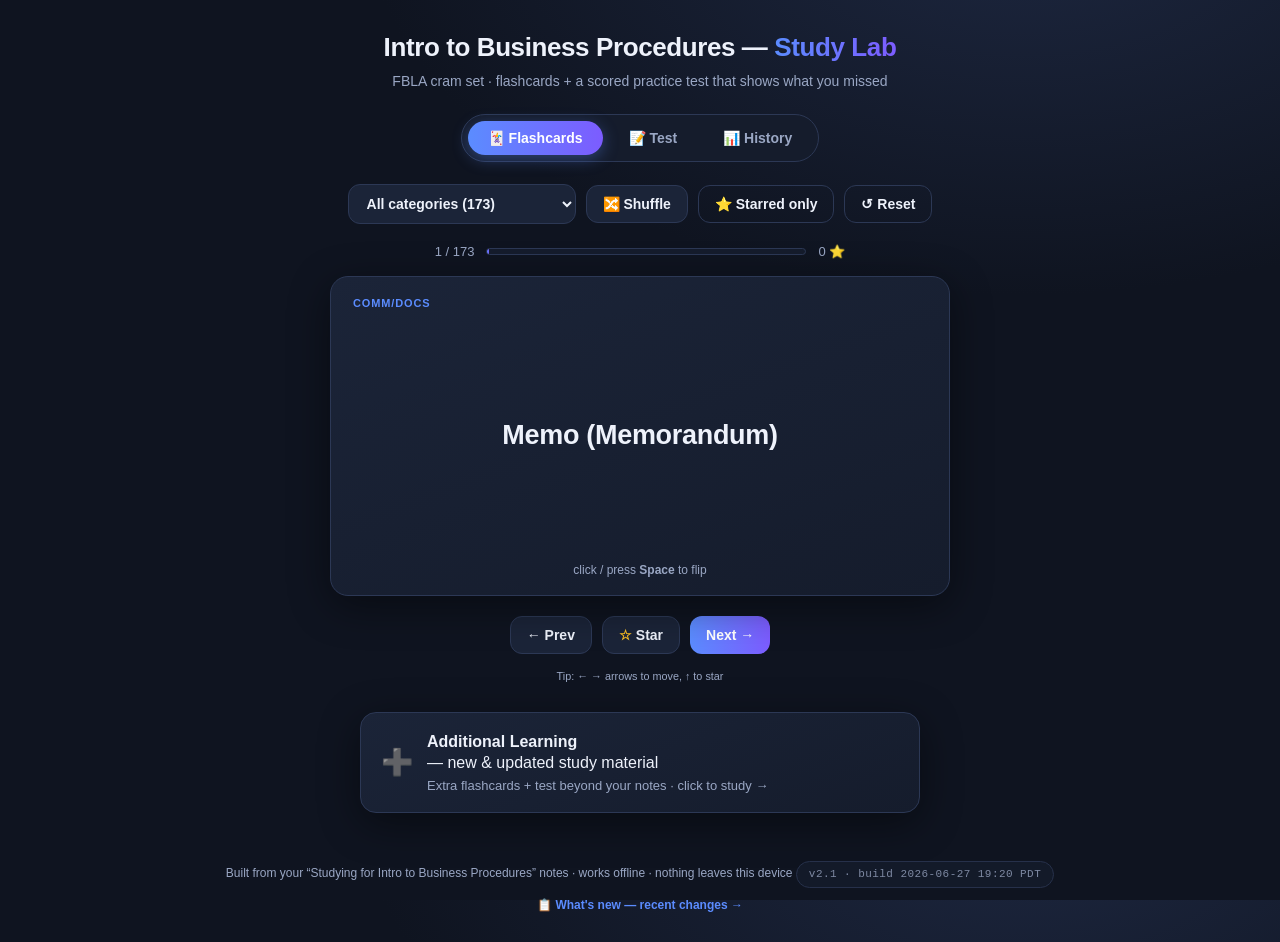
<file: index.html>
<!DOCTYPE html>
<html lang="en">
<head>
<meta charset="UTF-8">
<meta name="viewport" content="width=device-width, initial-scale=1.0">
<meta name="robots" content="noindex, nofollow, noarchive, nosnippet, noimageindex">
<meta name="googlebot" content="noindex, nofollow">
<title>Intro to Business Procedures — Study</title>
<link rel="stylesheet" href="styles.css">
</head>
<body>
<div class="wrap">
  <header class="top">
    <h1>Intro to Business Procedures — <span class="em">Study Lab</span></h1>
    <p>FBLA cram set · flashcards + a scored practice test that shows what you missed</p>
  </header>

  <div class="tabs">
    <button class="tab active" data-view="cards">🃏 Flashcards</button>
    <button class="tab" data-view="test">📝 Test</button>
    <button class="tab" data-view="history">📊 History</button>
  </div>

  <!-- FLASHCARDS -->
  <section class="view active" id="view-cards">
    <div class="controls">
      <select id="catFilter"></select>
      <button class="btn" id="shuffleBtn">🔀 Shuffle</button>
      <button class="btn ghost" id="starredBtn">⭐ Starred only</button>
      <button class="btn ghost" id="resetCards">↺ Reset</button>
    </div>
    <div class="progress">
      <span id="cardCount">1 / 1</span>
      <div class="bar"><i id="cardBar"></i></div>
      <span id="starCount">0 ⭐</span>
    </div>

    <div class="flashcard">
      <div class="fc-inner" id="fcInner">
        <div class="face front">
          <span class="cat" id="fcCat"></span>
          <div class="term" id="fcTerm"></div>
          <span class="hint">click / press <b>Space</b> to flip</span>
        </div>
        <div class="face back">
          <span class="cat">Definition</span>
          <div class="term" id="fcTermBack"></div>
          <div class="def" id="fcDef"></div>
          <span class="hint">click to flip back</span>
        </div>
      </div>
    </div>

    <div class="fc-actions">
      <button class="btn" id="prevCard">← Prev</button>
      <button class="btn" id="starCard"><span class="star">☆</span> Star</button>
      <button class="btn primary" id="nextCard">Next →</button>
    </div>
    <div class="progress" style="margin-top:14px"><small style="color:var(--muted)">Tip: ← → arrows to move, ↑ to star</small></div>
  </section>

  <!-- TEST -->
  <section class="view" id="view-test">
    <div id="quizRun">
      <div class="controls">
        <select id="qCatSel"></select>
        <select id="qCountSel"></select>
        <button class="btn primary" id="startBtn">Start test</button>
      </div>
      <div id="quizArea" style="display:none">
        <div class="q-meta">
          <span id="qProgress">Question 1 of 30</span>
          <span id="qTimer">⏱ 00:00</span>
          <span id="qAnswered">0 answered</span>
        </div>
        <div class="bar" style="max-width:none;margin-bottom:16px"><i id="qBar"></i></div>
        <div class="qcard">
          <div class="qnum" id="qNum">Q1</div>
          <div class="qtext" id="qText"></div>
          <div class="opts" id="qOpts"></div>
        </div>
        <div class="nav">
          <button class="btn" id="qPrev">← Back</button>
          <button class="btn primary" id="qNext">Next →</button>
        </div>
        <div class="dots" id="qDots"></div>
      </div>
    </div>
    <div id="quizResults" style="display:none"></div>
  </section>

  <!-- HISTORY -->
  <section class="view" id="view-history">
    <div class="controls" style="margin-bottom:6px">
      <span style="color:var(--muted);font-size:13px">Your last 3 test results are saved on this device.</span>
      <button class="btn ghost" id="clearHist">🗑 Clear history</button>
    </div>
    <div id="histList"></div>
    <div id="histReview" style="display:none"></div>
  </section>

  <!-- Link to the separate Additional Learning page -->
  <a class="next-page-link" href="additional.html">
    <span class="npl-icon">➕</span>
    <span class="npl-text">
      <b>Additional Learning</b> — new &amp; updated study material
      <small>Extra flashcards + test beyond your notes · click to study →</small>
    </span>
  </a>

  <footer>
    Built from your “Studying for Intro to Business Procedures” notes · works offline · nothing leaves this device
    <div class="version">v2.1 · build 2026-06-27 19:20 PDT</div>
    <a class="changelog-link" href="changelog.html">📋 What's new — recent changes →</a>
  </footer>
</div>

<!-- Data for THIS page (from your notes), then the shared engine -->
<script src="data-notes.js"></script>
<script>var STUDY_HISTORY_KEY='fbla_hist_notes_v1';</script>
<script src="app.js"></script>
</body>
</html>
</file>
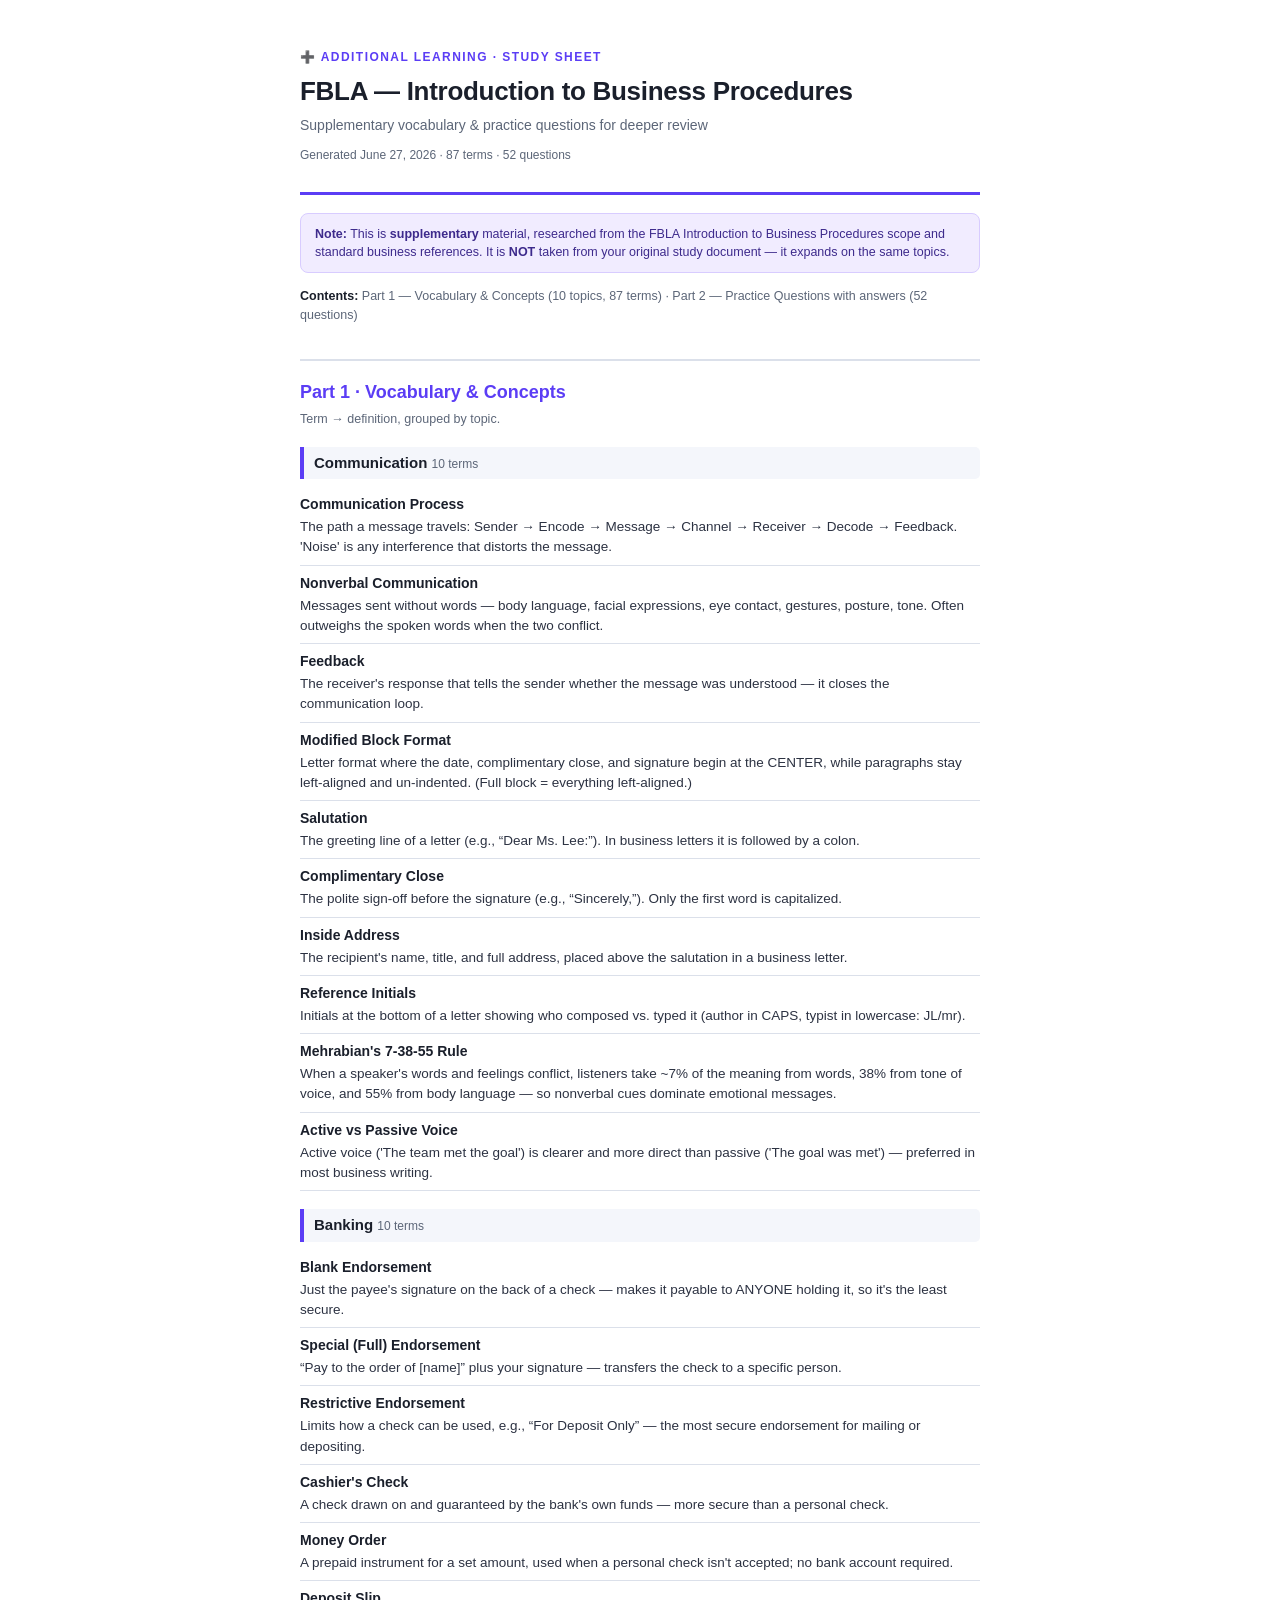
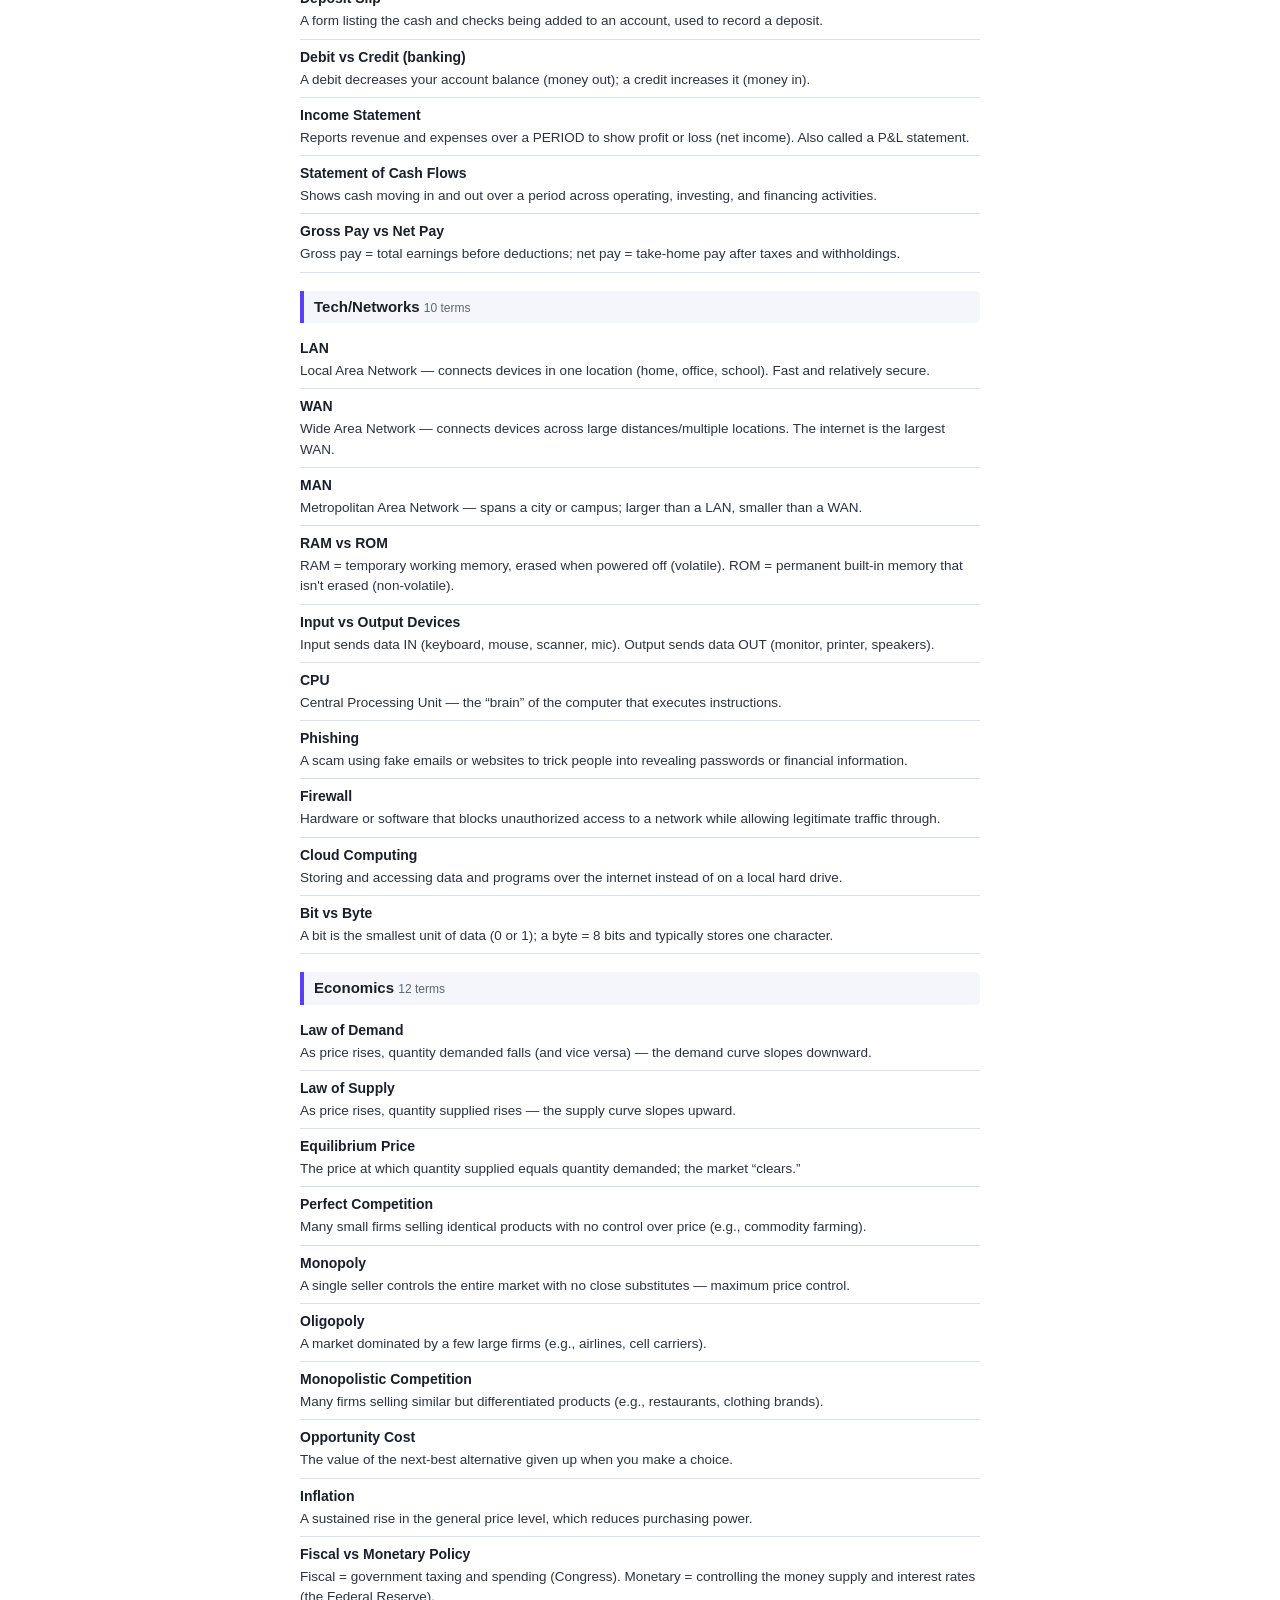
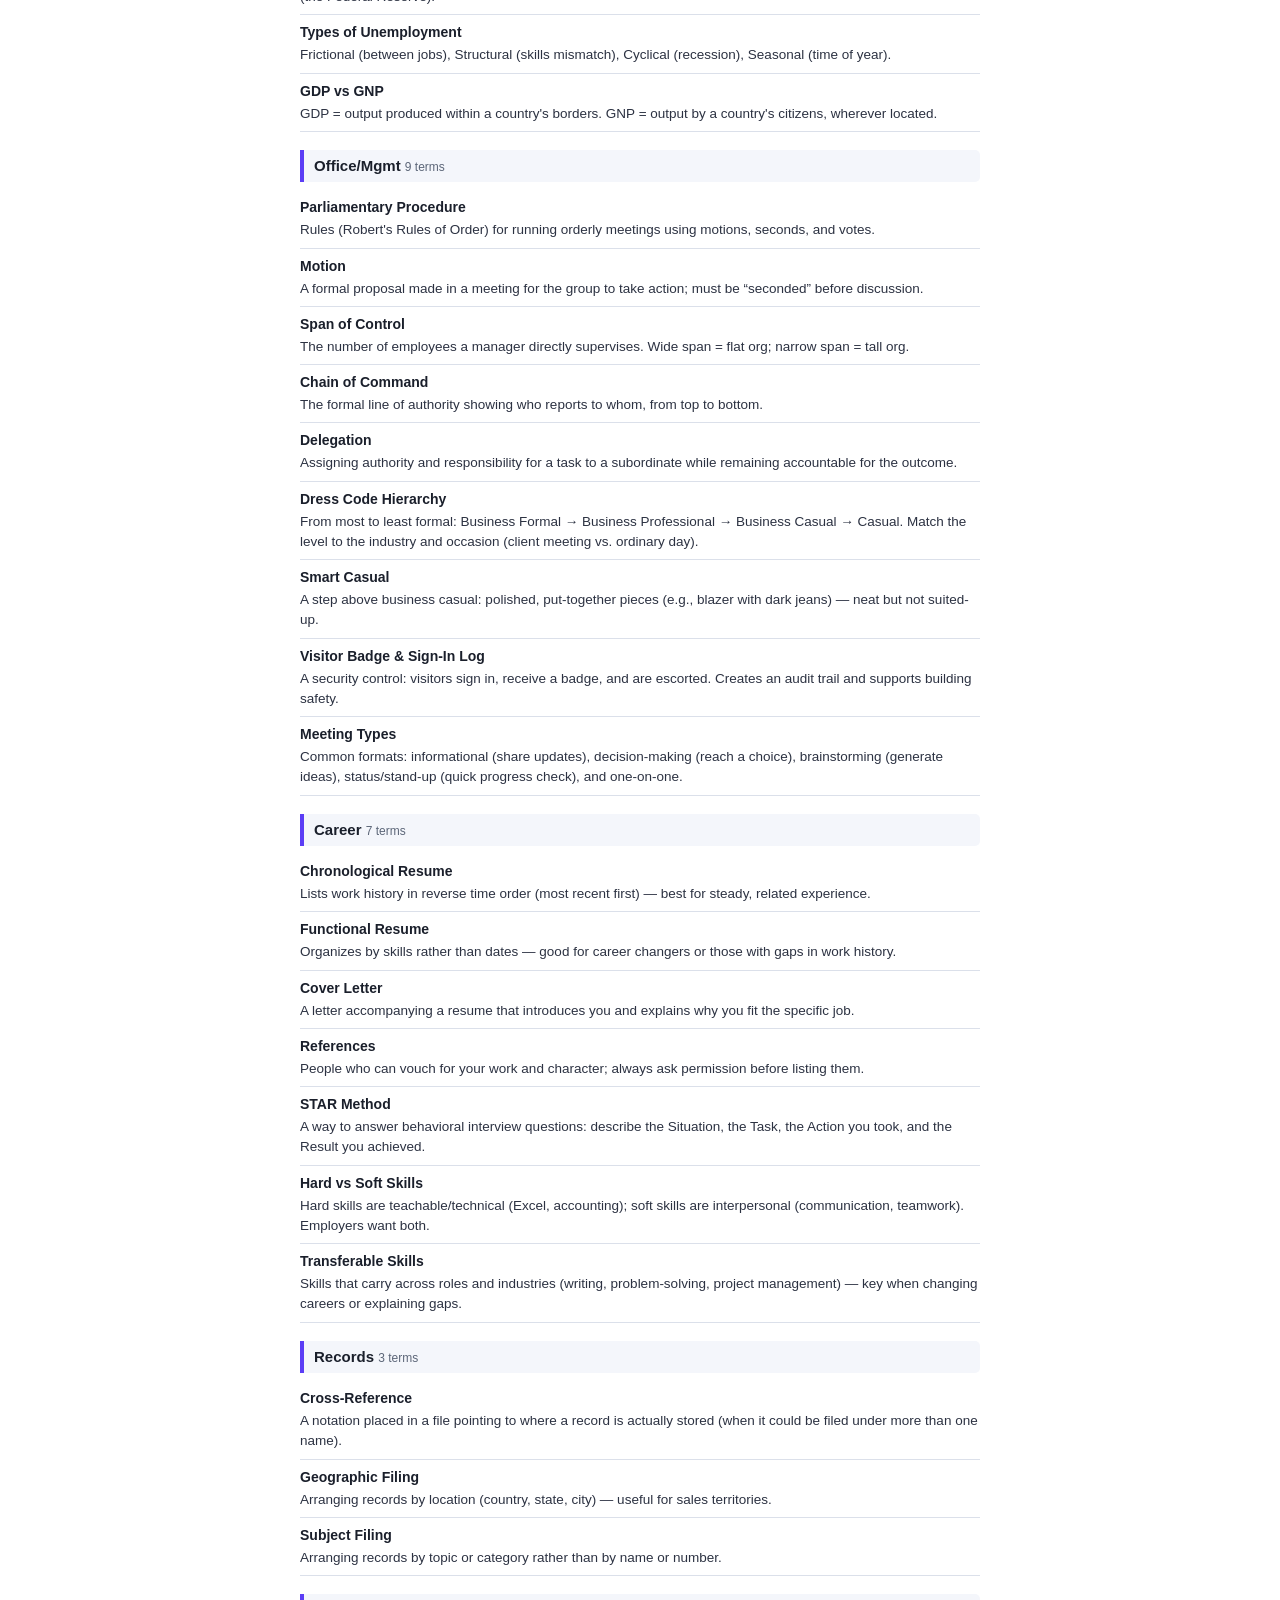
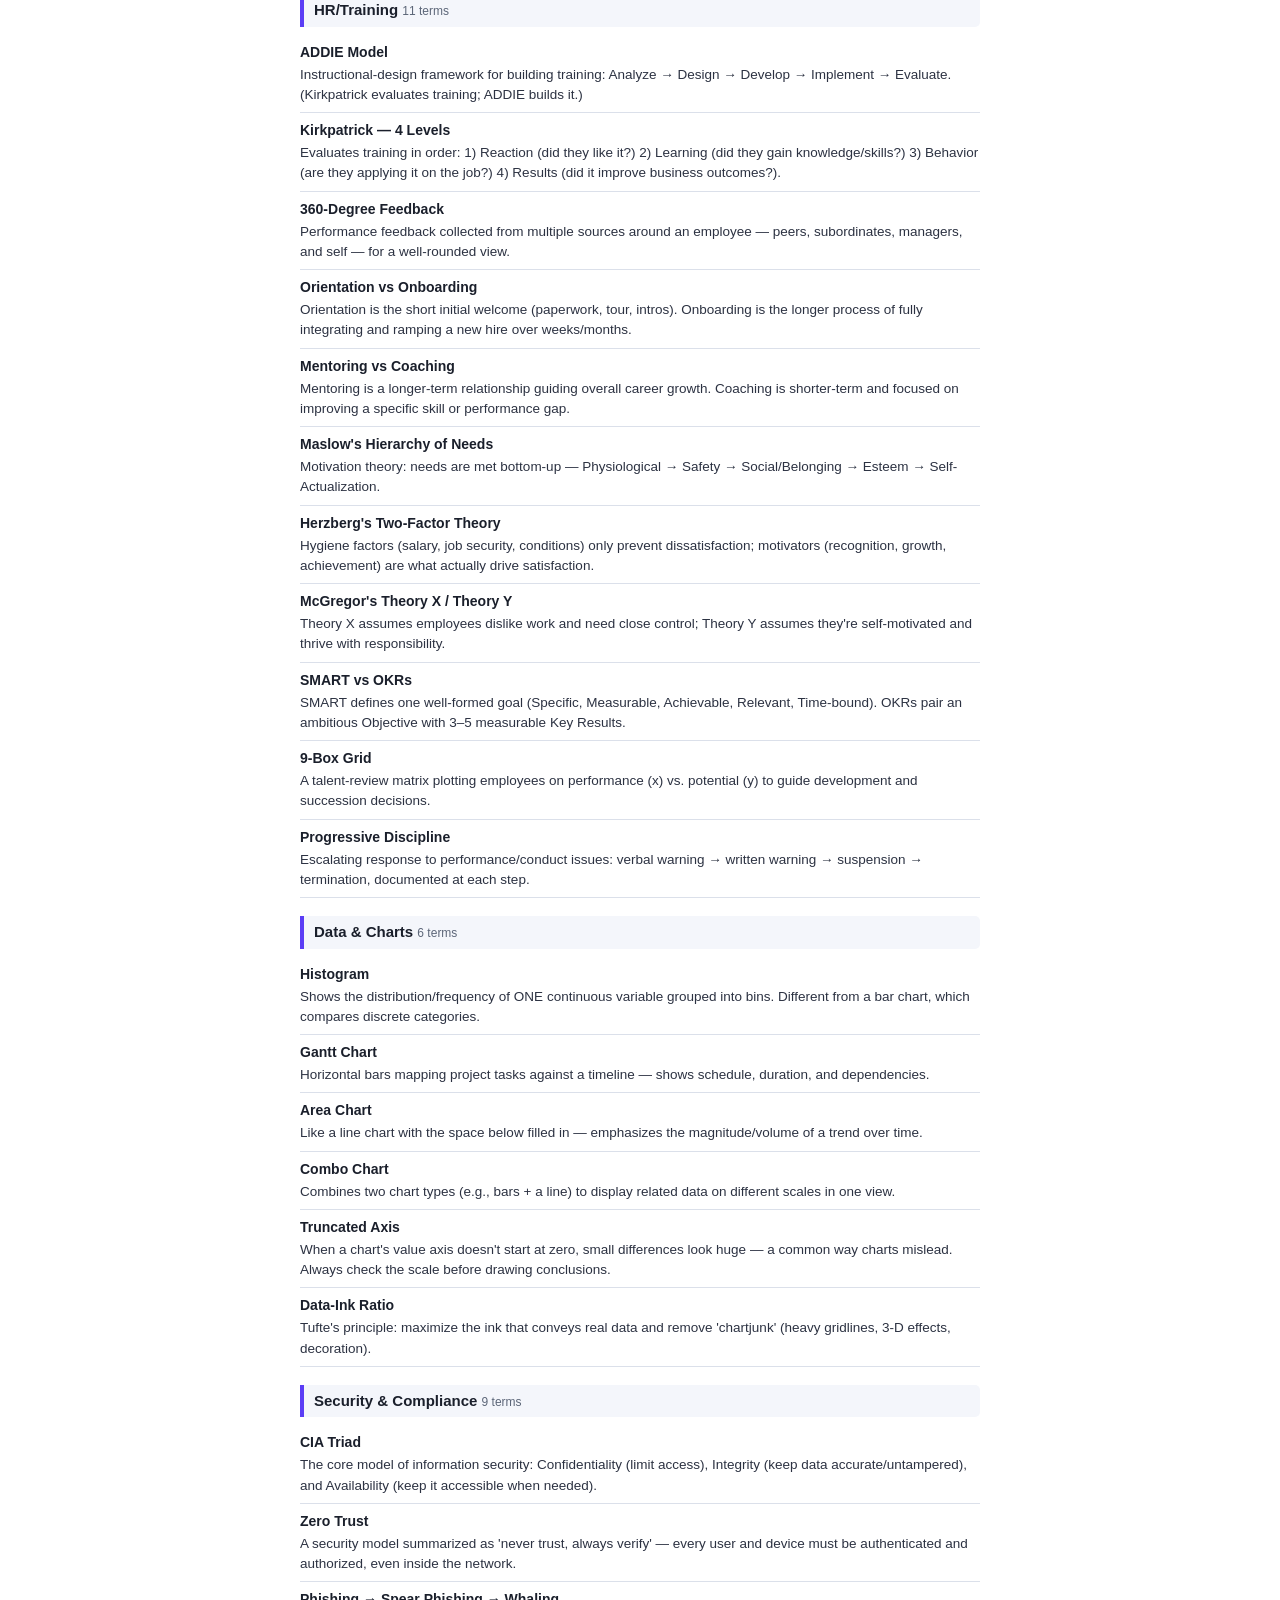
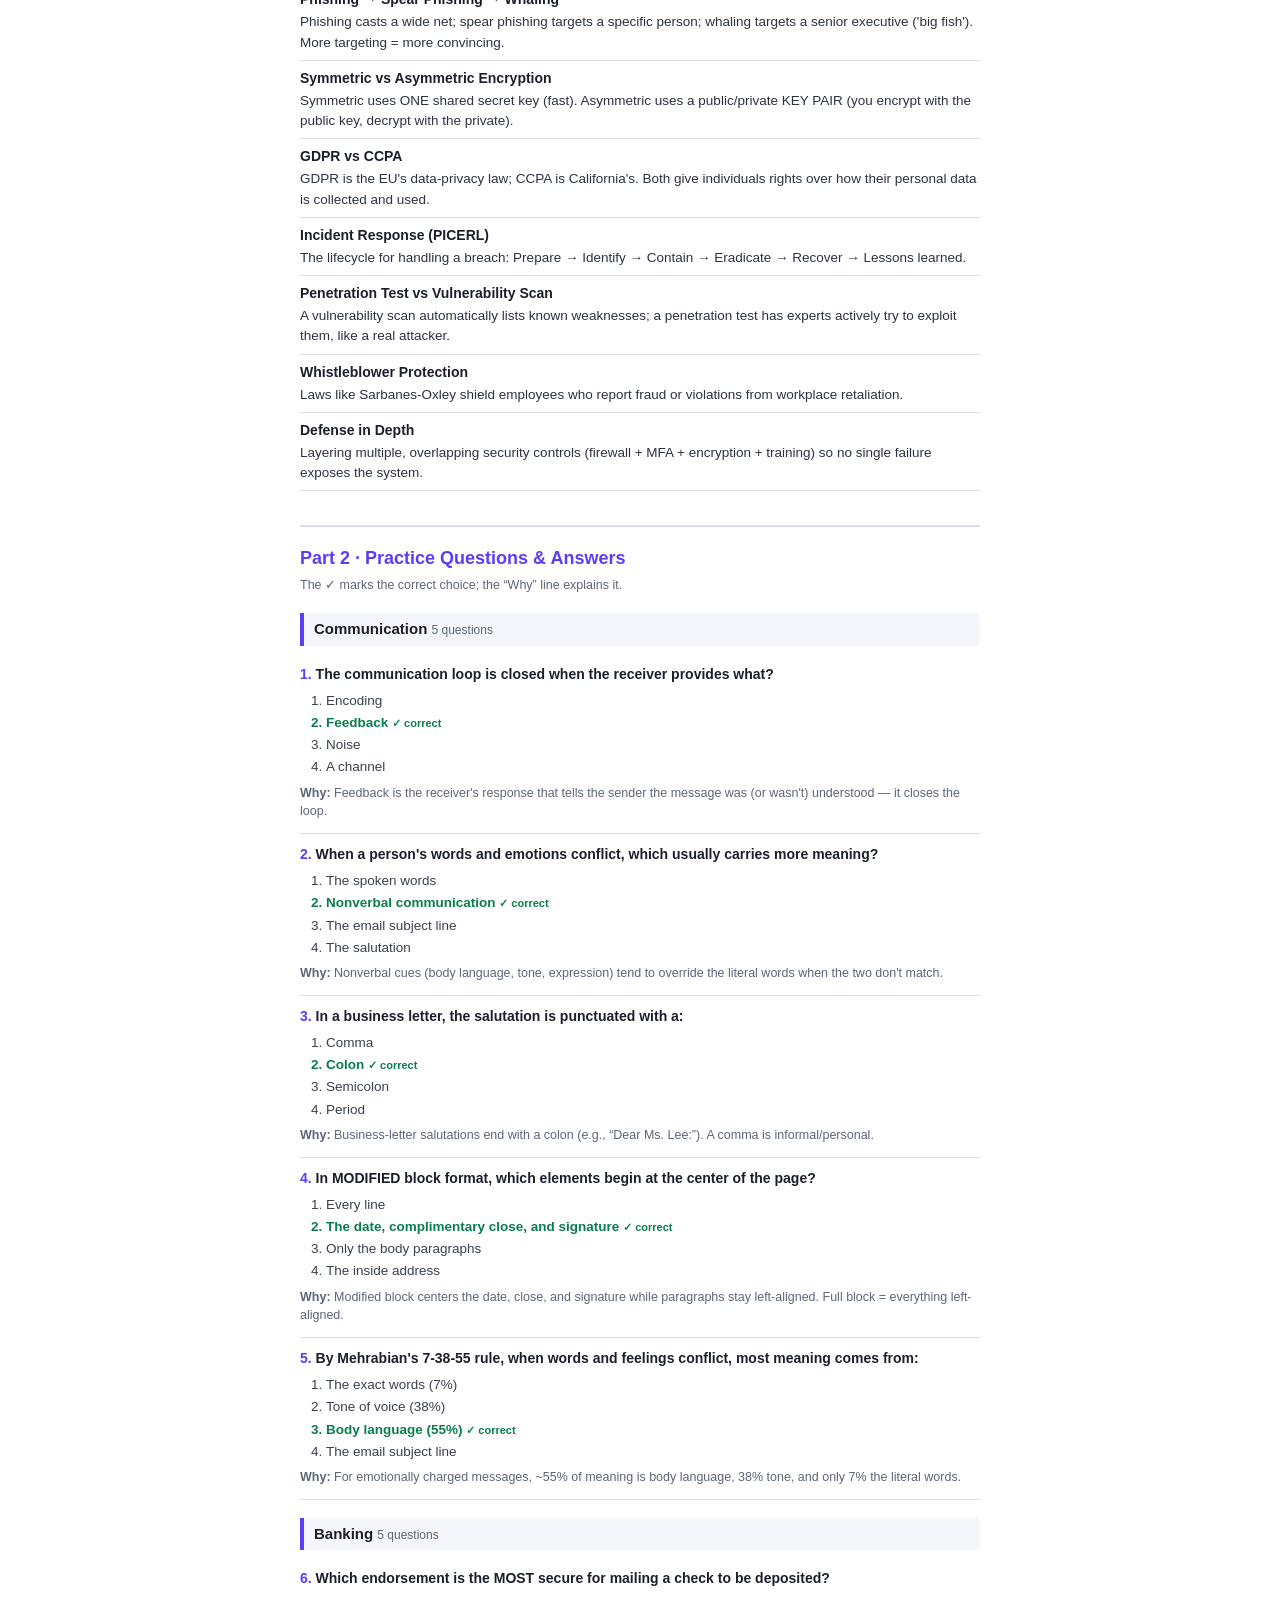
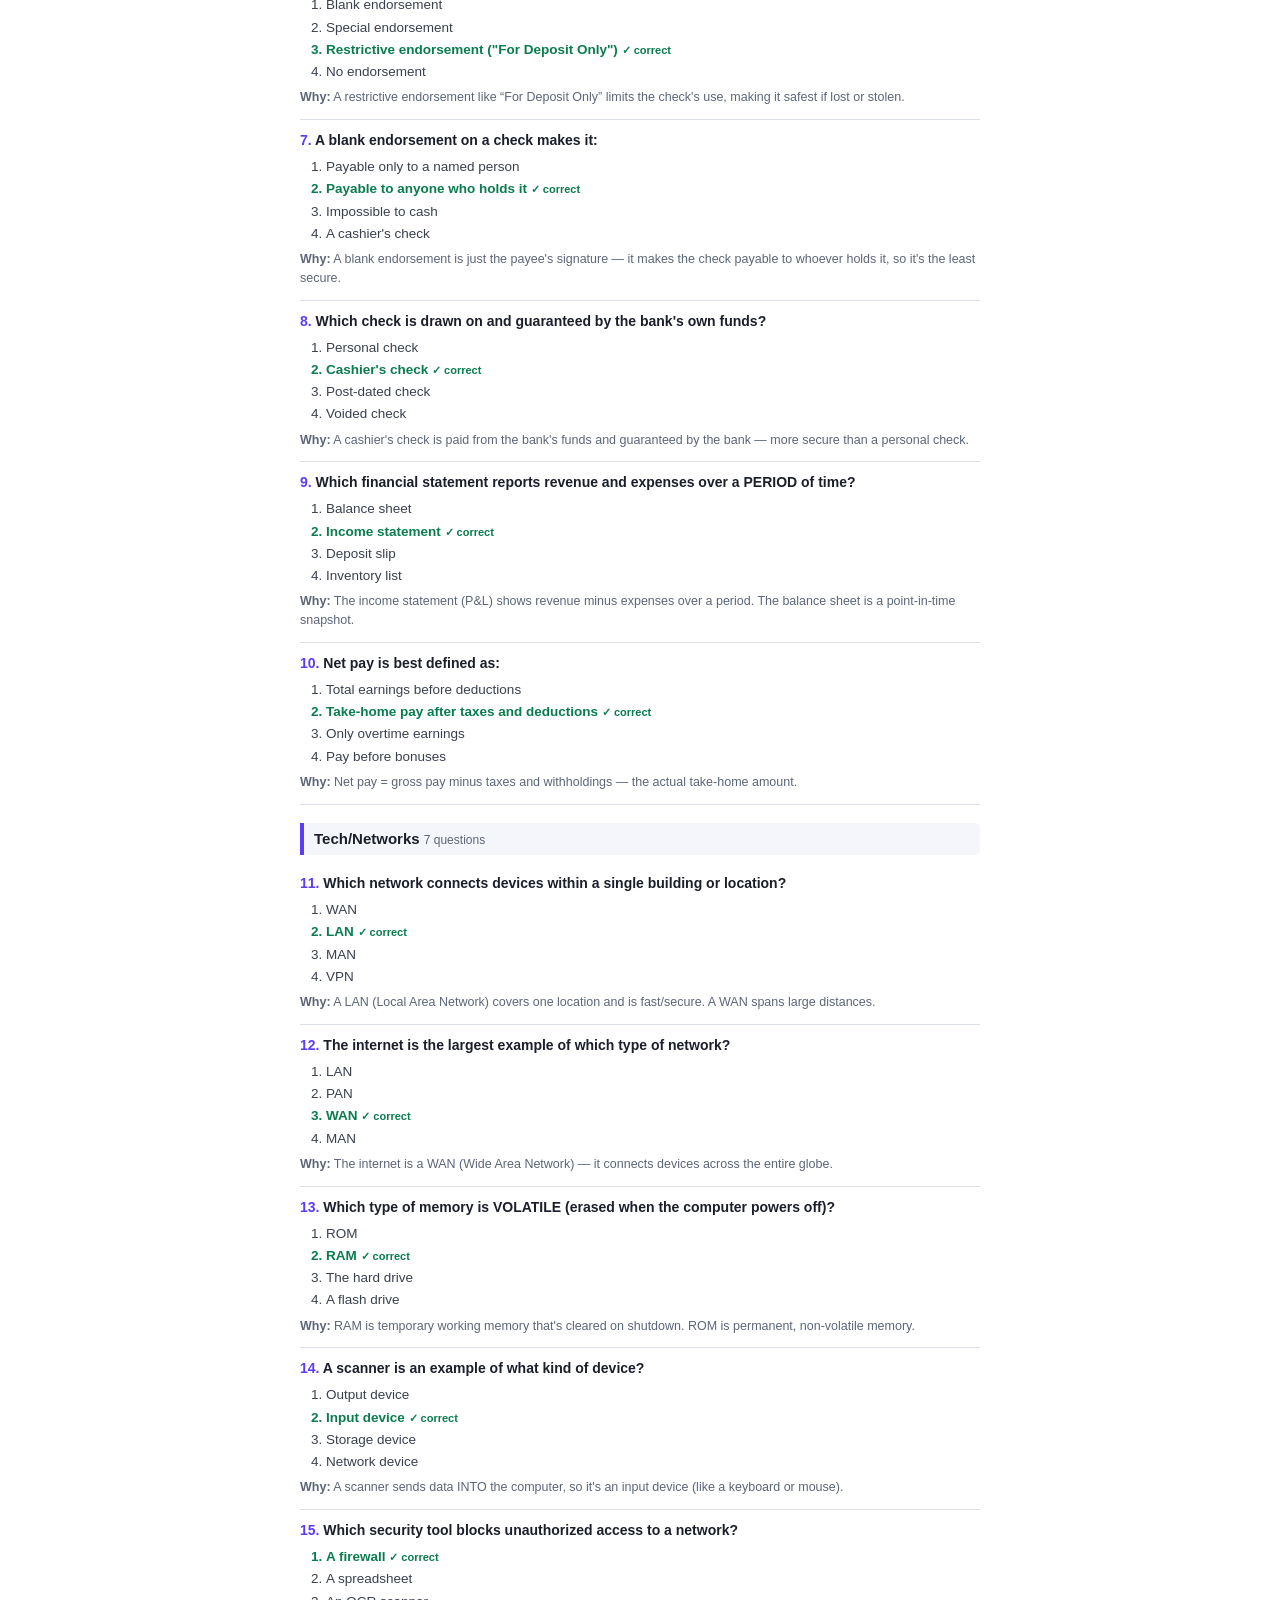
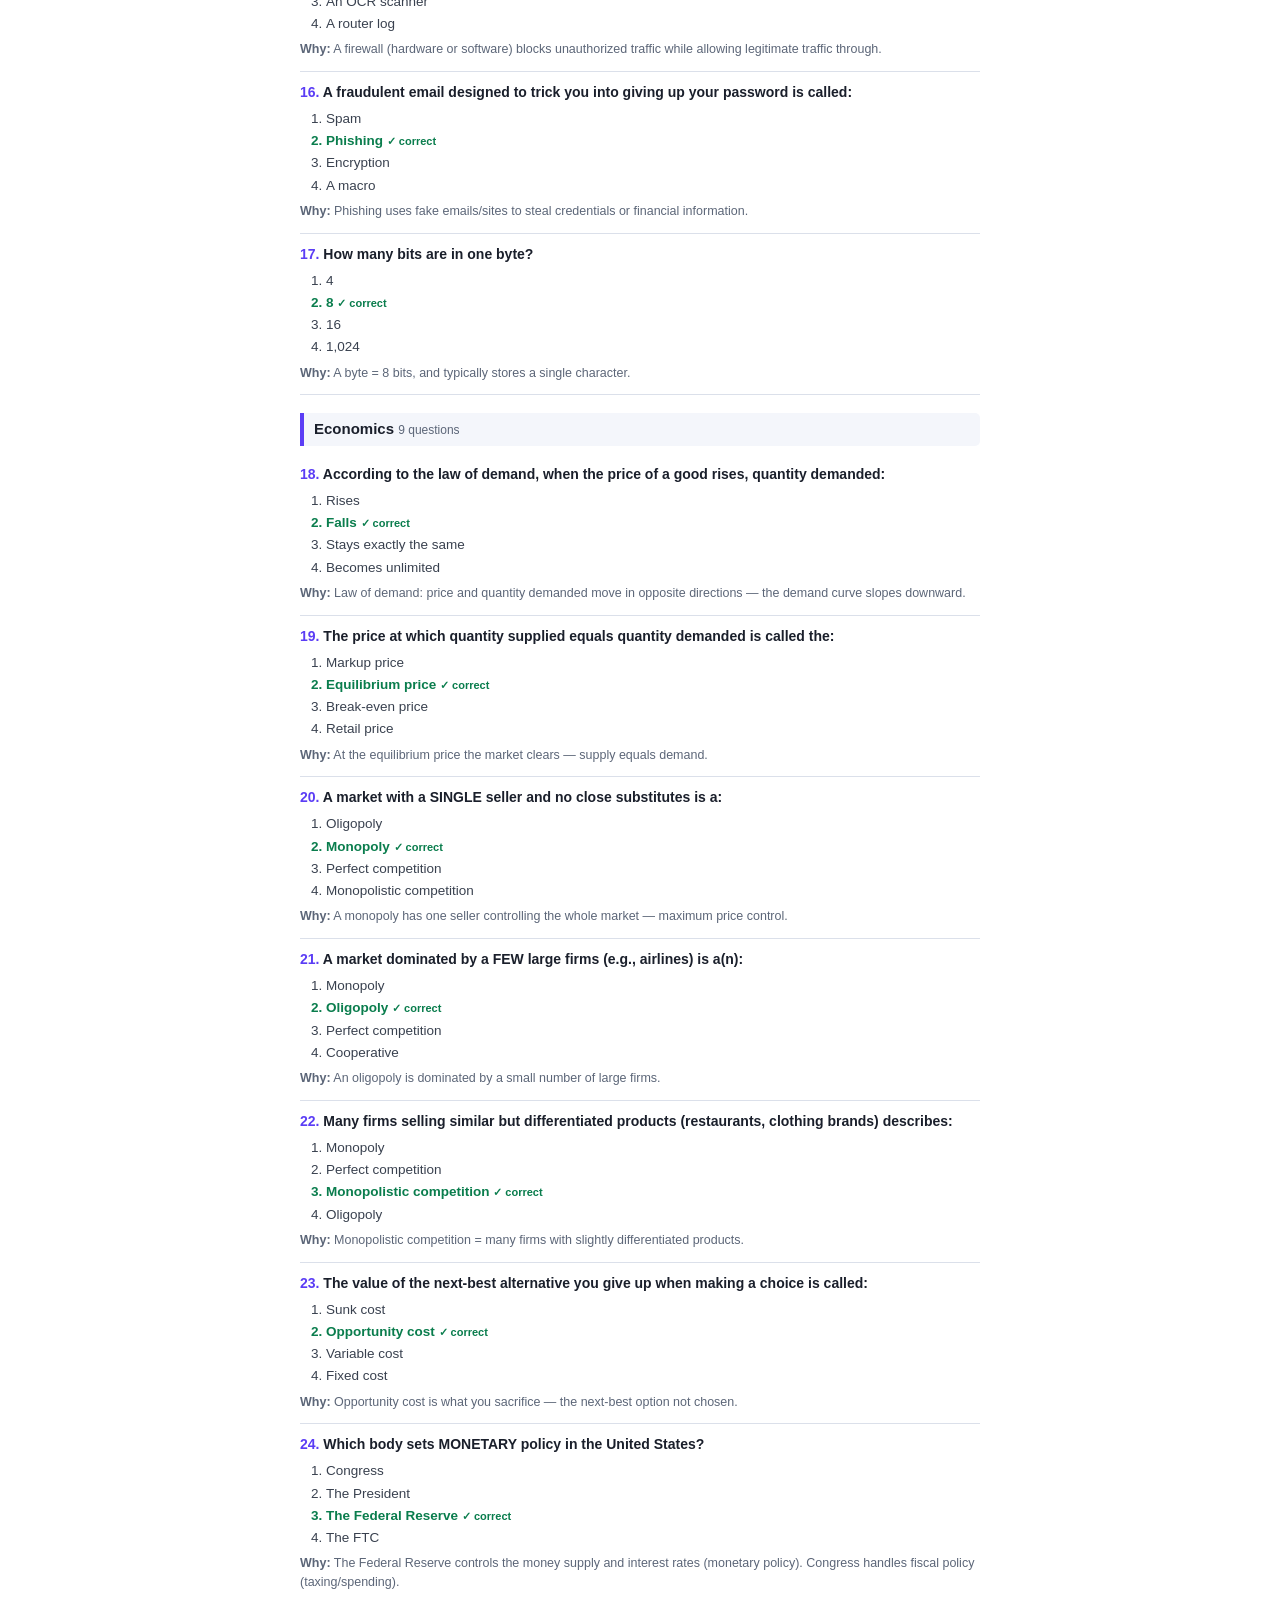
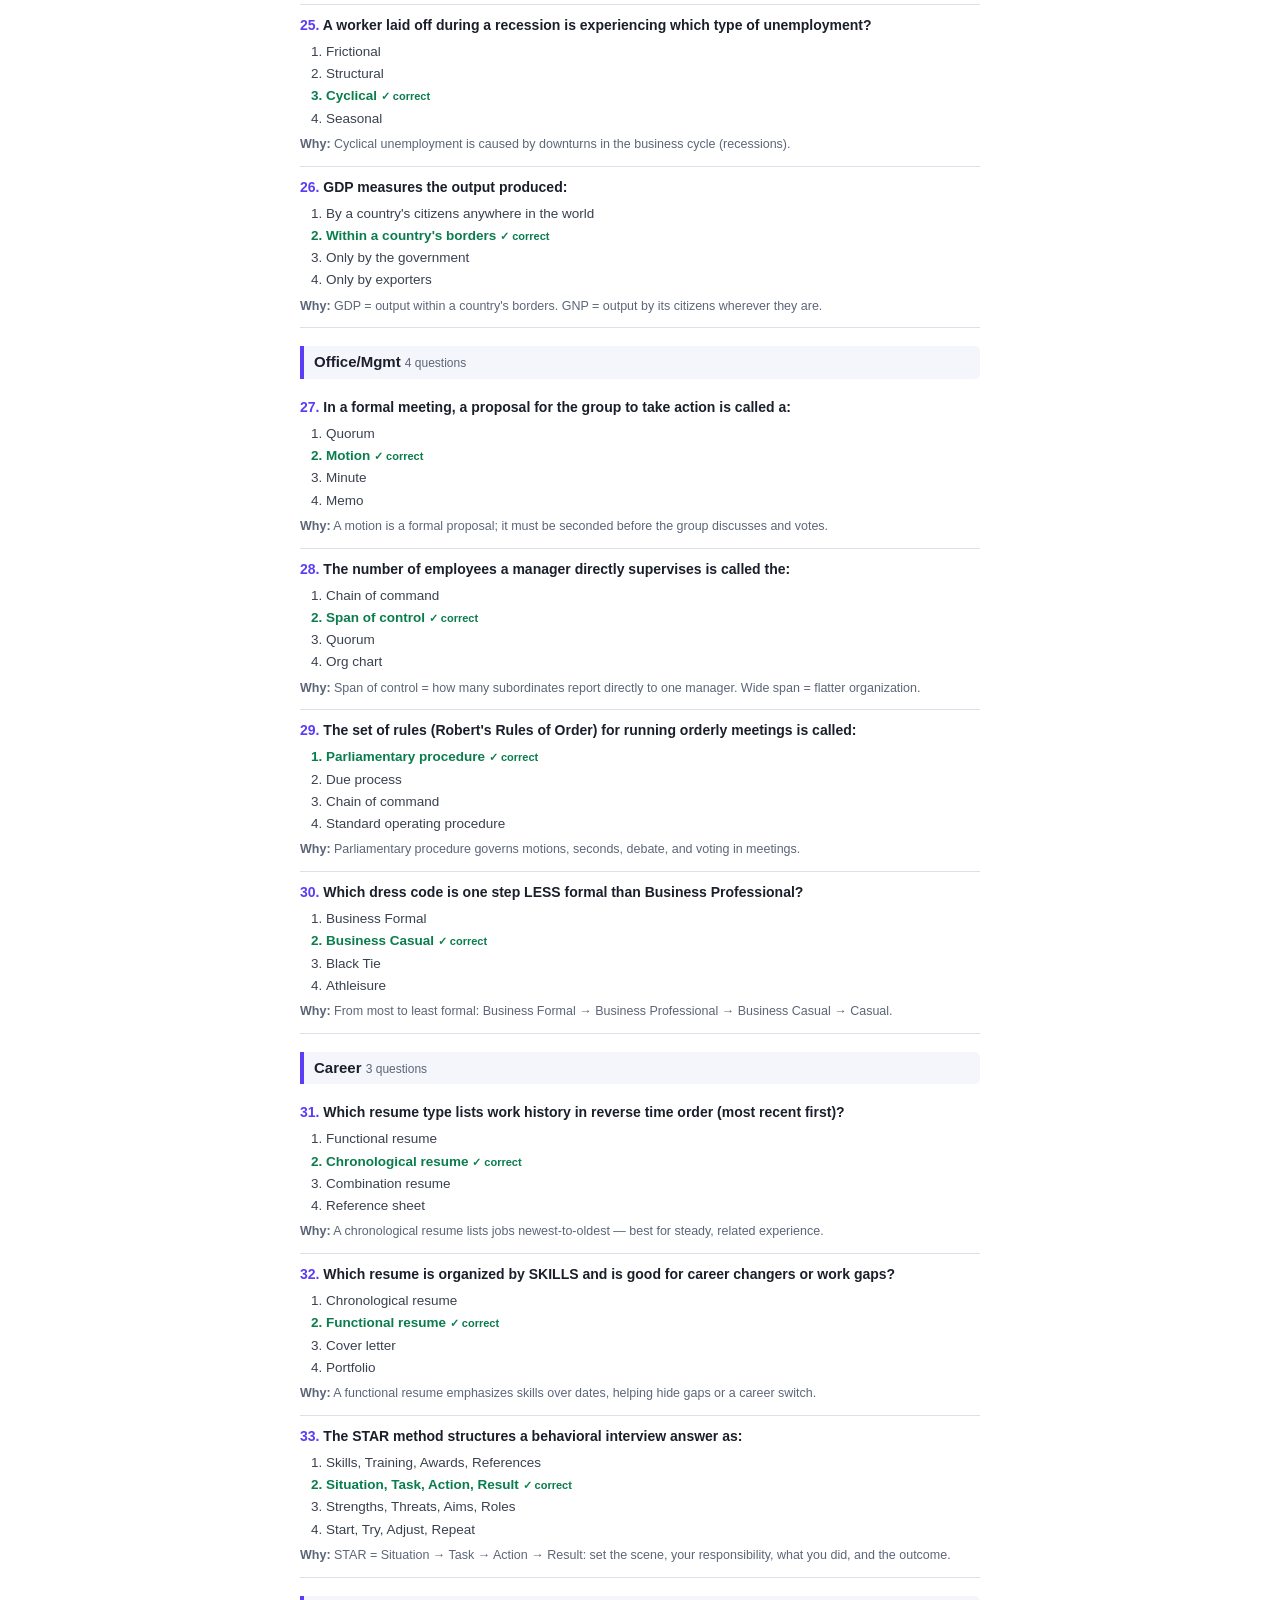
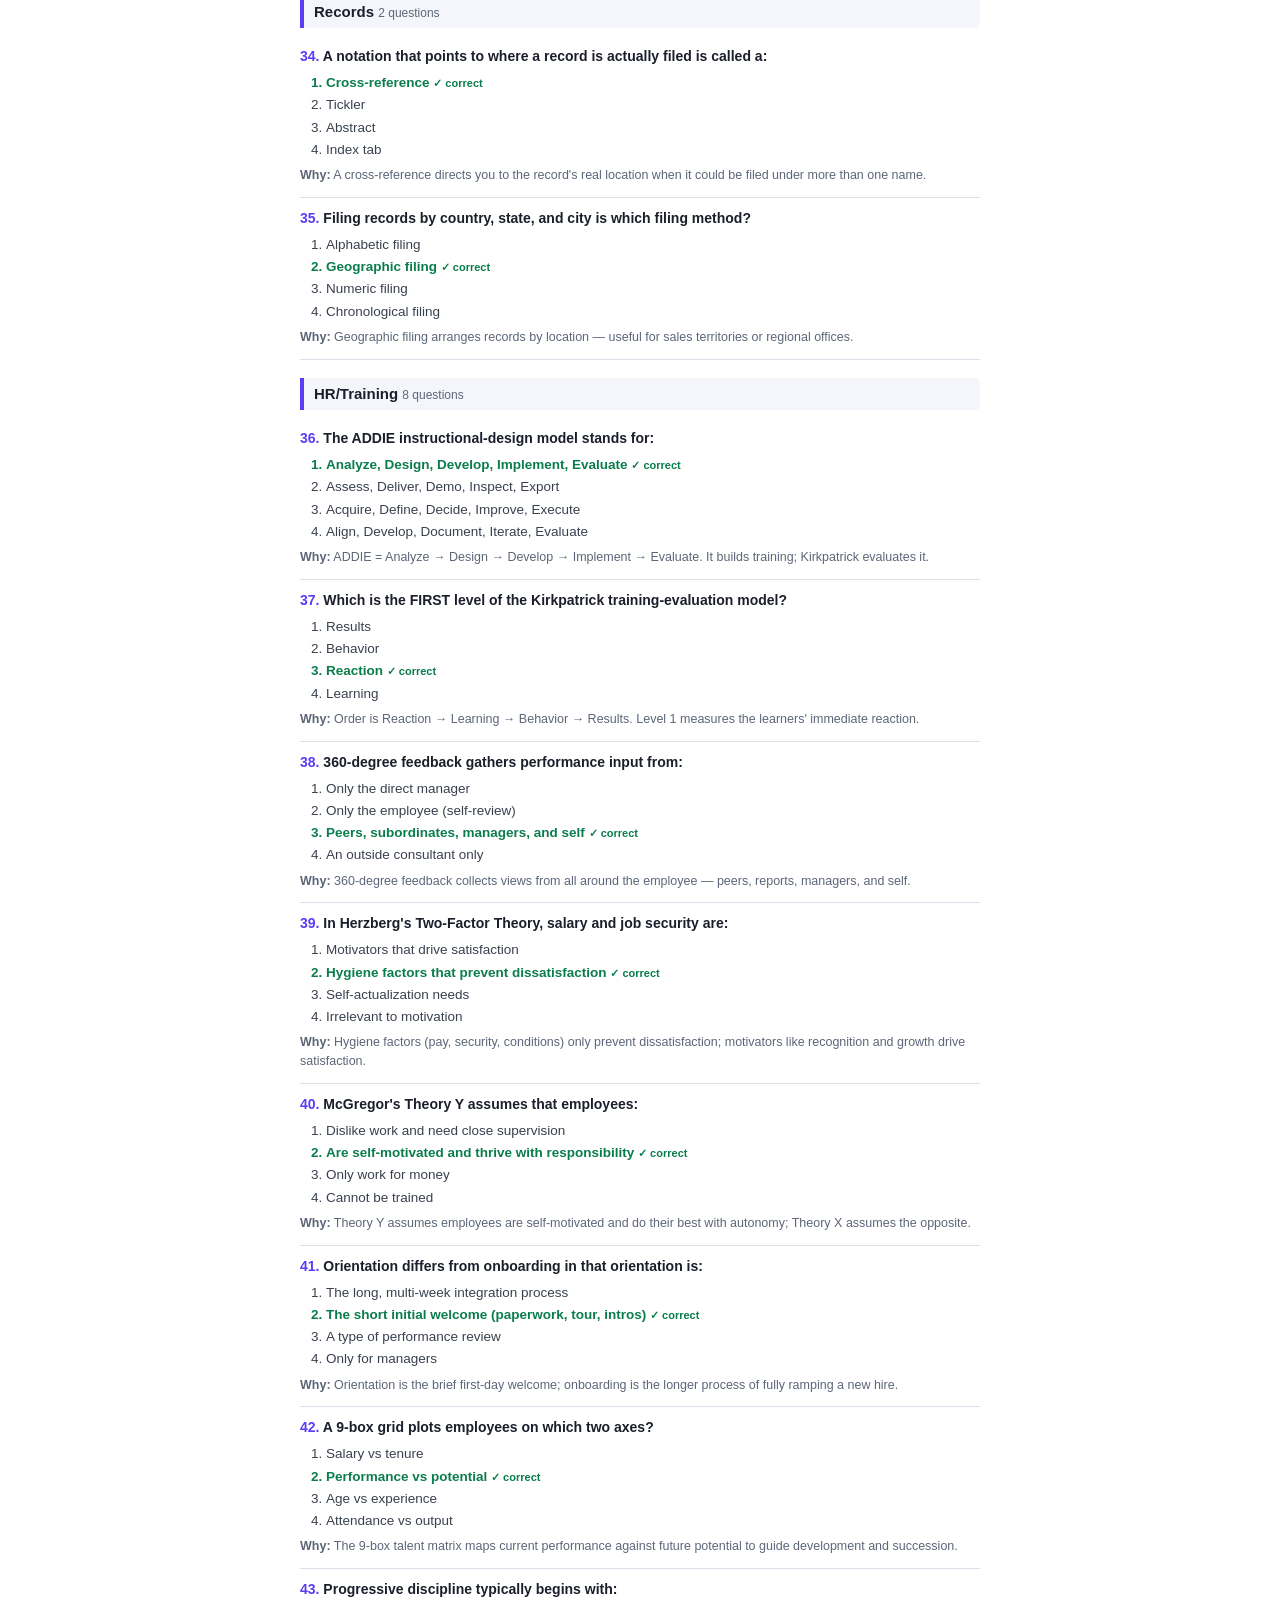
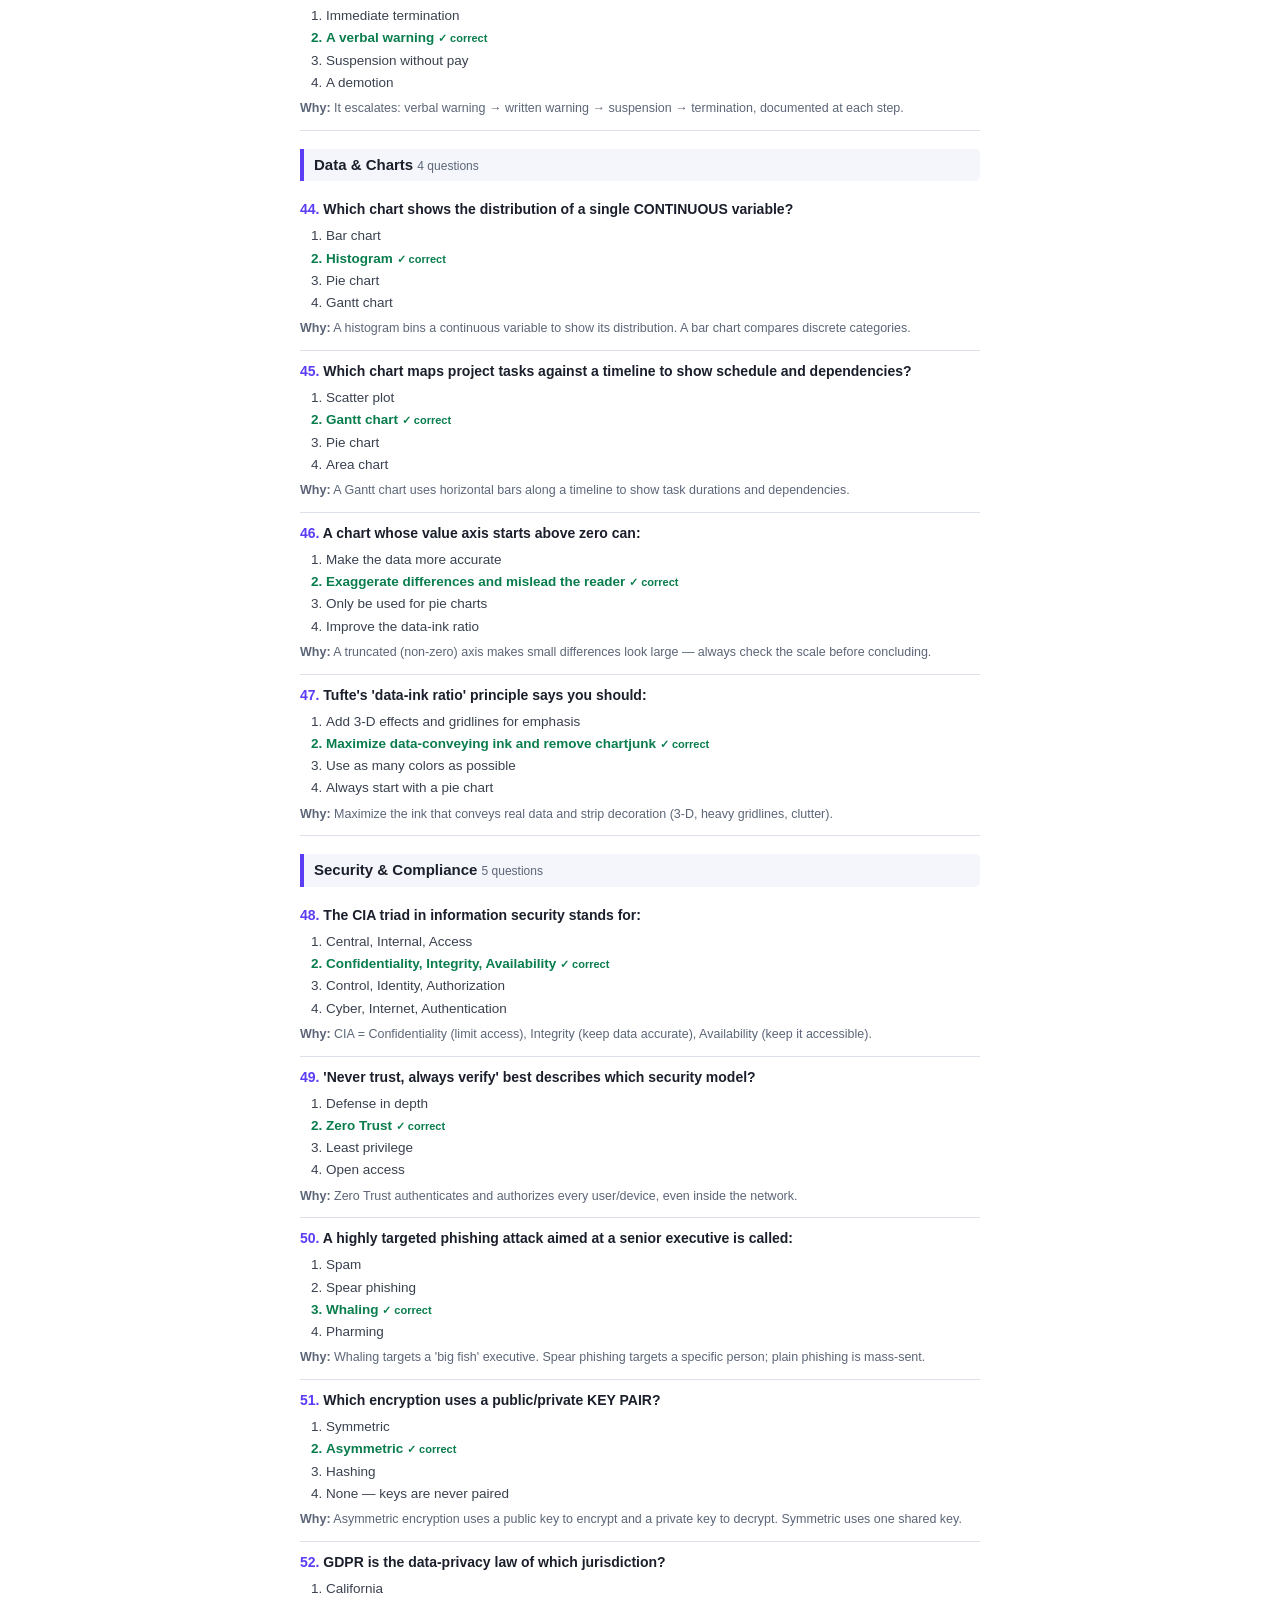
<file: Additional-Learning-Study-Sheet.html>
<!DOCTYPE html>
<html lang="en">
<head>
<meta charset="UTF-8">
<meta name="viewport" content="width=device-width, initial-scale=1.0">
<meta name="robots" content="noindex, nofollow">
<title>Additional Learning — Study Sheet (Intro to Business Procedures)</title>
<style>
  :root{ --ink:#1a1f2b; --muted:#5c6678; --line:#dbe0ea; --accent:#5b3df5; --good:#0a7d4d; --shade:#f4f6fb; }
  *{box-sizing:border-box}
  html{ -webkit-print-color-adjust:exact; print-color-adjust:exact; }
  body{ font-family:-apple-system,BlinkMacSystemFont,"Segoe UI",Roboto,Helvetica,Arial,sans-serif;
    color:var(--ink); line-height:1.5; margin:0; background:#fff; }
  .page{ max-width:760px; margin:0 auto; padding:48px 40px 60px; }
  .doc-head{ border-bottom:3px solid var(--accent); padding-bottom:16px; margin-bottom:8px; }
  .eyebrow{ font-size:12px; font-weight:800; letter-spacing:.12em; text-transform:uppercase; color:var(--accent); }
  h1{ font-size:26px; margin:6px 0 4px; letter-spacing:-.3px; }
  .sub{ color:var(--muted); font-size:14px; margin:0; }
  .meta{ color:var(--muted); font-size:12px; margin-top:10px; }
  .disclaimer{ background:#f1ecff; border:1px solid #d8ccff; color:#3d2a8c; border-radius:8px;
    padding:11px 14px; font-size:12.5px; margin:18px 0 4px; line-height:1.45; }
  .toc{ font-size:12.5px; color:var(--muted); margin:14px 0 0; }
  .toc b{ color:var(--ink); }

  h2.part{ font-size:18px; margin:34px 0 4px; padding-top:18px; border-top:2px solid var(--line);
    color:var(--accent); }
  .part-note{ color:var(--muted); font-size:12.5px; margin:0 0 6px; }

  .cat{ margin-top:18px; break-inside:avoid; }
  .cat h2{ font-size:15px; margin:0 0 8px; padding:5px 10px; background:var(--shade);
    border-left:4px solid var(--accent); border-radius:0 5px 5px 0; }
  .cat h2 .ct{ font-weight:500; color:var(--muted); font-size:12px; }

  dl{ margin:0; }
  .entry{ padding:7px 0; border-bottom:1px solid var(--line); break-inside:avoid; }
  dt{ font-weight:700; font-size:14px; }
  dd{ margin:2px 0 0; font-size:13.5px; color:#2c3242; }

  .q{ padding:10px 0 12px; border-bottom:1px solid var(--line); break-inside:avoid; }
  .qq{ font-weight:600; margin:0 0 6px; font-size:14px; }
  .qn{ color:var(--accent); font-weight:800; }
  ol.opts{ margin:0 0 6px; padding-left:26px; }
  ol.opts li{ font-size:13.5px; margin:2px 0; color:#39414f; }
  ol.opts li.correct{ color:var(--good); font-weight:700; }
  .chk{ font-size:11px; font-weight:800; }
  .why{ font-size:12.5px; color:var(--muted); margin:4px 0 0; }

  .foot{ margin-top:30px; padding-top:14px; border-top:2px solid var(--line);
    color:var(--muted); font-size:11.5px; text-align:center; }
  .foot code{ font-family:ui-monospace,Menlo,Consolas,monospace; }

  @page{ margin:14mm; }
  @media print{
    .page{ padding:0; max-width:none; }
    a{ color:inherit; text-decoration:none; }
  }
</style>
</head>
<body>
<div class="page">
  <div class="doc-head">
    <div class="eyebrow">➕ Additional Learning · Study Sheet</div>
    <h1>FBLA — Introduction to Business Procedures</h1>
    <p class="sub">Supplementary vocabulary &amp; practice questions for deeper review</p>
    <p class="meta">Generated June 27, 2026 · 87 terms · 52 questions</p>
  </div>

  <div class="disclaimer">
    <b>Note:</b> This is <b>supplementary</b> material, researched from the FBLA Introduction to Business Procedures
    scope and standard business references. It is <b>NOT</b> taken from your original study document — it expands on the same topics.
  </div>

  <p class="toc"><b>Contents:</b> Part 1 — Vocabulary &amp; Concepts (10 topics, 87 terms) · Part 2 — Practice Questions with answers (52 questions)</p>

  <h2 class="part">Part 1 · Vocabulary &amp; Concepts</h2>
  <p class="part-note">Term → definition, grouped by topic.</p>
  <section class="cat"><h2>Communication <span class="ct">10 terms</span></h2><dl><div class="entry"><dt>Communication Process</dt><dd>The path a message travels: Sender → Encode → Message → Channel → Receiver → Decode → Feedback. 'Noise' is any interference that distorts the message.</dd></div><div class="entry"><dt>Nonverbal Communication</dt><dd>Messages sent without words — body language, facial expressions, eye contact, gestures, posture, tone. Often outweighs the spoken words when the two conflict.</dd></div><div class="entry"><dt>Feedback</dt><dd>The receiver's response that tells the sender whether the message was understood — it closes the communication loop.</dd></div><div class="entry"><dt>Modified Block Format</dt><dd>Letter format where the date, complimentary close, and signature begin at the CENTER, while paragraphs stay left-aligned and un-indented. (Full block = everything left-aligned.)</dd></div><div class="entry"><dt>Salutation</dt><dd>The greeting line of a letter (e.g., “Dear Ms. Lee:”). In business letters it is followed by a colon.</dd></div><div class="entry"><dt>Complimentary Close</dt><dd>The polite sign-off before the signature (e.g., “Sincerely,”). Only the first word is capitalized.</dd></div><div class="entry"><dt>Inside Address</dt><dd>The recipient's name, title, and full address, placed above the salutation in a business letter.</dd></div><div class="entry"><dt>Reference Initials</dt><dd>Initials at the bottom of a letter showing who composed vs. typed it (author in CAPS, typist in lowercase: JL/mr).</dd></div><div class="entry"><dt>Mehrabian's 7-38-55 Rule</dt><dd>When a speaker's words and feelings conflict, listeners take ~7% of the meaning from words, 38% from tone of voice, and 55% from body language — so nonverbal cues dominate emotional messages.</dd></div><div class="entry"><dt>Active vs Passive Voice</dt><dd>Active voice ('The team met the goal') is clearer and more direct than passive ('The goal was met') — preferred in most business writing.</dd></div></dl></section><section class="cat"><h2>Banking <span class="ct">10 terms</span></h2><dl><div class="entry"><dt>Blank Endorsement</dt><dd>Just the payee's signature on the back of a check — makes it payable to ANYONE holding it, so it's the least secure.</dd></div><div class="entry"><dt>Special (Full) Endorsement</dt><dd>“Pay to the order of [name]” plus your signature — transfers the check to a specific person.</dd></div><div class="entry"><dt>Restrictive Endorsement</dt><dd>Limits how a check can be used, e.g., “For Deposit Only” — the most secure endorsement for mailing or depositing.</dd></div><div class="entry"><dt>Cashier's Check</dt><dd>A check drawn on and guaranteed by the bank's own funds — more secure than a personal check.</dd></div><div class="entry"><dt>Money Order</dt><dd>A prepaid instrument for a set amount, used when a personal check isn't accepted; no bank account required.</dd></div><div class="entry"><dt>Deposit Slip</dt><dd>A form listing the cash and checks being added to an account, used to record a deposit.</dd></div><div class="entry"><dt>Debit vs Credit (banking)</dt><dd>A debit decreases your account balance (money out); a credit increases it (money in).</dd></div><div class="entry"><dt>Income Statement</dt><dd>Reports revenue and expenses over a PERIOD to show profit or loss (net income). Also called a P&amp;L statement.</dd></div><div class="entry"><dt>Statement of Cash Flows</dt><dd>Shows cash moving in and out over a period across operating, investing, and financing activities.</dd></div><div class="entry"><dt>Gross Pay vs Net Pay</dt><dd>Gross pay = total earnings before deductions; net pay = take-home pay after taxes and withholdings.</dd></div></dl></section><section class="cat"><h2>Tech/Networks <span class="ct">10 terms</span></h2><dl><div class="entry"><dt>LAN</dt><dd>Local Area Network — connects devices in one location (home, office, school). Fast and relatively secure.</dd></div><div class="entry"><dt>WAN</dt><dd>Wide Area Network — connects devices across large distances/multiple locations. The internet is the largest WAN.</dd></div><div class="entry"><dt>MAN</dt><dd>Metropolitan Area Network — spans a city or campus; larger than a LAN, smaller than a WAN.</dd></div><div class="entry"><dt>RAM vs ROM</dt><dd>RAM = temporary working memory, erased when powered off (volatile). ROM = permanent built-in memory that isn't erased (non-volatile).</dd></div><div class="entry"><dt>Input vs Output Devices</dt><dd>Input sends data IN (keyboard, mouse, scanner, mic). Output sends data OUT (monitor, printer, speakers).</dd></div><div class="entry"><dt>CPU</dt><dd>Central Processing Unit — the “brain” of the computer that executes instructions.</dd></div><div class="entry"><dt>Phishing</dt><dd>A scam using fake emails or websites to trick people into revealing passwords or financial information.</dd></div><div class="entry"><dt>Firewall</dt><dd>Hardware or software that blocks unauthorized access to a network while allowing legitimate traffic through.</dd></div><div class="entry"><dt>Cloud Computing</dt><dd>Storing and accessing data and programs over the internet instead of on a local hard drive.</dd></div><div class="entry"><dt>Bit vs Byte</dt><dd>A bit is the smallest unit of data (0 or 1); a byte = 8 bits and typically stores one character.</dd></div></dl></section><section class="cat"><h2>Economics <span class="ct">12 terms</span></h2><dl><div class="entry"><dt>Law of Demand</dt><dd>As price rises, quantity demanded falls (and vice versa) — the demand curve slopes downward.</dd></div><div class="entry"><dt>Law of Supply</dt><dd>As price rises, quantity supplied rises — the supply curve slopes upward.</dd></div><div class="entry"><dt>Equilibrium Price</dt><dd>The price at which quantity supplied equals quantity demanded; the market “clears.”</dd></div><div class="entry"><dt>Perfect Competition</dt><dd>Many small firms selling identical products with no control over price (e.g., commodity farming).</dd></div><div class="entry"><dt>Monopoly</dt><dd>A single seller controls the entire market with no close substitutes — maximum price control.</dd></div><div class="entry"><dt>Oligopoly</dt><dd>A market dominated by a few large firms (e.g., airlines, cell carriers).</dd></div><div class="entry"><dt>Monopolistic Competition</dt><dd>Many firms selling similar but differentiated products (e.g., restaurants, clothing brands).</dd></div><div class="entry"><dt>Opportunity Cost</dt><dd>The value of the next-best alternative given up when you make a choice.</dd></div><div class="entry"><dt>Inflation</dt><dd>A sustained rise in the general price level, which reduces purchasing power.</dd></div><div class="entry"><dt>Fiscal vs Monetary Policy</dt><dd>Fiscal = government taxing and spending (Congress). Monetary = controlling the money supply and interest rates (the Federal Reserve).</dd></div><div class="entry"><dt>Types of Unemployment</dt><dd>Frictional (between jobs), Structural (skills mismatch), Cyclical (recession), Seasonal (time of year).</dd></div><div class="entry"><dt>GDP vs GNP</dt><dd>GDP = output produced within a country's borders. GNP = output by a country's citizens, wherever located.</dd></div></dl></section><section class="cat"><h2>Office/Mgmt <span class="ct">9 terms</span></h2><dl><div class="entry"><dt>Parliamentary Procedure</dt><dd>Rules (Robert's Rules of Order) for running orderly meetings using motions, seconds, and votes.</dd></div><div class="entry"><dt>Motion</dt><dd>A formal proposal made in a meeting for the group to take action; must be “seconded” before discussion.</dd></div><div class="entry"><dt>Span of Control</dt><dd>The number of employees a manager directly supervises. Wide span = flat org; narrow span = tall org.</dd></div><div class="entry"><dt>Chain of Command</dt><dd>The formal line of authority showing who reports to whom, from top to bottom.</dd></div><div class="entry"><dt>Delegation</dt><dd>Assigning authority and responsibility for a task to a subordinate while remaining accountable for the outcome.</dd></div><div class="entry"><dt>Dress Code Hierarchy</dt><dd>From most to least formal: Business Formal → Business Professional → Business Casual → Casual. Match the level to the industry and occasion (client meeting vs. ordinary day).</dd></div><div class="entry"><dt>Smart Casual</dt><dd>A step above business casual: polished, put-together pieces (e.g., blazer with dark jeans) — neat but not suited-up.</dd></div><div class="entry"><dt>Visitor Badge &amp; Sign-In Log</dt><dd>A security control: visitors sign in, receive a badge, and are escorted. Creates an audit trail and supports building safety.</dd></div><div class="entry"><dt>Meeting Types</dt><dd>Common formats: informational (share updates), decision-making (reach a choice), brainstorming (generate ideas), status/stand-up (quick progress check), and one-on-one.</dd></div></dl></section><section class="cat"><h2>Career <span class="ct">7 terms</span></h2><dl><div class="entry"><dt>Chronological Resume</dt><dd>Lists work history in reverse time order (most recent first) — best for steady, related experience.</dd></div><div class="entry"><dt>Functional Resume</dt><dd>Organizes by skills rather than dates — good for career changers or those with gaps in work history.</dd></div><div class="entry"><dt>Cover Letter</dt><dd>A letter accompanying a resume that introduces you and explains why you fit the specific job.</dd></div><div class="entry"><dt>References</dt><dd>People who can vouch for your work and character; always ask permission before listing them.</dd></div><div class="entry"><dt>STAR Method</dt><dd>A way to answer behavioral interview questions: describe the Situation, the Task, the Action you took, and the Result you achieved.</dd></div><div class="entry"><dt>Hard vs Soft Skills</dt><dd>Hard skills are teachable/technical (Excel, accounting); soft skills are interpersonal (communication, teamwork). Employers want both.</dd></div><div class="entry"><dt>Transferable Skills</dt><dd>Skills that carry across roles and industries (writing, problem-solving, project management) — key when changing careers or explaining gaps.</dd></div></dl></section><section class="cat"><h2>Records <span class="ct">3 terms</span></h2><dl><div class="entry"><dt>Cross-Reference</dt><dd>A notation placed in a file pointing to where a record is actually stored (when it could be filed under more than one name).</dd></div><div class="entry"><dt>Geographic Filing</dt><dd>Arranging records by location (country, state, city) — useful for sales territories.</dd></div><div class="entry"><dt>Subject Filing</dt><dd>Arranging records by topic or category rather than by name or number.</dd></div></dl></section><section class="cat"><h2>HR/Training <span class="ct">11 terms</span></h2><dl><div class="entry"><dt>ADDIE Model</dt><dd>Instructional-design framework for building training: Analyze → Design → Develop → Implement → Evaluate. (Kirkpatrick evaluates training; ADDIE builds it.)</dd></div><div class="entry"><dt>Kirkpatrick — 4 Levels</dt><dd>Evaluates training in order: 1) Reaction (did they like it?) 2) Learning (did they gain knowledge/skills?) 3) Behavior (are they applying it on the job?) 4) Results (did it improve business outcomes?).</dd></div><div class="entry"><dt>360-Degree Feedback</dt><dd>Performance feedback collected from multiple sources around an employee — peers, subordinates, managers, and self — for a well-rounded view.</dd></div><div class="entry"><dt>Orientation vs Onboarding</dt><dd>Orientation is the short initial welcome (paperwork, tour, intros). Onboarding is the longer process of fully integrating and ramping a new hire over weeks/months.</dd></div><div class="entry"><dt>Mentoring vs Coaching</dt><dd>Mentoring is a longer-term relationship guiding overall career growth. Coaching is shorter-term and focused on improving a specific skill or performance gap.</dd></div><div class="entry"><dt>Maslow's Hierarchy of Needs</dt><dd>Motivation theory: needs are met bottom-up — Physiological → Safety → Social/Belonging → Esteem → Self-Actualization.</dd></div><div class="entry"><dt>Herzberg's Two-Factor Theory</dt><dd>Hygiene factors (salary, job security, conditions) only prevent dissatisfaction; motivators (recognition, growth, achievement) are what actually drive satisfaction.</dd></div><div class="entry"><dt>McGregor's Theory X / Theory Y</dt><dd>Theory X assumes employees dislike work and need close control; Theory Y assumes they're self-motivated and thrive with responsibility.</dd></div><div class="entry"><dt>SMART vs OKRs</dt><dd>SMART defines one well-formed goal (Specific, Measurable, Achievable, Relevant, Time-bound). OKRs pair an ambitious Objective with 3–5 measurable Key Results.</dd></div><div class="entry"><dt>9-Box Grid</dt><dd>A talent-review matrix plotting employees on performance (x) vs. potential (y) to guide development and succession decisions.</dd></div><div class="entry"><dt>Progressive Discipline</dt><dd>Escalating response to performance/conduct issues: verbal warning → written warning → suspension → termination, documented at each step.</dd></div></dl></section><section class="cat"><h2>Data &amp; Charts <span class="ct">6 terms</span></h2><dl><div class="entry"><dt>Histogram</dt><dd>Shows the distribution/frequency of ONE continuous variable grouped into bins. Different from a bar chart, which compares discrete categories.</dd></div><div class="entry"><dt>Gantt Chart</dt><dd>Horizontal bars mapping project tasks against a timeline — shows schedule, duration, and dependencies.</dd></div><div class="entry"><dt>Area Chart</dt><dd>Like a line chart with the space below filled in — emphasizes the magnitude/volume of a trend over time.</dd></div><div class="entry"><dt>Combo Chart</dt><dd>Combines two chart types (e.g., bars + a line) to display related data on different scales in one view.</dd></div><div class="entry"><dt>Truncated Axis</dt><dd>When a chart's value axis doesn't start at zero, small differences look huge — a common way charts mislead. Always check the scale before drawing conclusions.</dd></div><div class="entry"><dt>Data-Ink Ratio</dt><dd>Tufte's principle: maximize the ink that conveys real data and remove 'chartjunk' (heavy gridlines, 3-D effects, decoration).</dd></div></dl></section><section class="cat"><h2>Security &amp; Compliance <span class="ct">9 terms</span></h2><dl><div class="entry"><dt>CIA Triad</dt><dd>The core model of information security: Confidentiality (limit access), Integrity (keep data accurate/untampered), and Availability (keep it accessible when needed).</dd></div><div class="entry"><dt>Zero Trust</dt><dd>A security model summarized as 'never trust, always verify' — every user and device must be authenticated and authorized, even inside the network.</dd></div><div class="entry"><dt>Phishing → Spear Phishing → Whaling</dt><dd>Phishing casts a wide net; spear phishing targets a specific person; whaling targets a senior executive ('big fish'). More targeting = more convincing.</dd></div><div class="entry"><dt>Symmetric vs Asymmetric Encryption</dt><dd>Symmetric uses ONE shared secret key (fast). Asymmetric uses a public/private KEY PAIR (you encrypt with the public key, decrypt with the private).</dd></div><div class="entry"><dt>GDPR vs CCPA</dt><dd>GDPR is the EU's data-privacy law; CCPA is California's. Both give individuals rights over how their personal data is collected and used.</dd></div><div class="entry"><dt>Incident Response (PICERL)</dt><dd>The lifecycle for handling a breach: Prepare → Identify → Contain → Eradicate → Recover → Lessons learned.</dd></div><div class="entry"><dt>Penetration Test vs Vulnerability Scan</dt><dd>A vulnerability scan automatically lists known weaknesses; a penetration test has experts actively try to exploit them, like a real attacker.</dd></div><div class="entry"><dt>Whistleblower Protection</dt><dd>Laws like Sarbanes-Oxley shield employees who report fraud or violations from workplace retaliation.</dd></div><div class="entry"><dt>Defense in Depth</dt><dd>Layering multiple, overlapping security controls (firewall + MFA + encryption + training) so no single failure exposes the system.</dd></div></dl></section>

  <h2 class="part">Part 2 · Practice Questions &amp; Answers</h2>
  <p class="part-note">The ✓ marks the correct choice; the “Why” line explains it.</p>
  <section class="cat"><h2>Communication <span class="ct">5 questions</span></h2><div class="q"><p class="qq"><span class="qn">1.</span> The communication loop is closed when the receiver provides what?</p><ol class="opts"><li class="">Encoding</li><li class="correct">Feedback <span class="chk">✓ correct</span></li><li class="">Noise</li><li class="">A channel</li></ol><p class="why"><b>Why:</b> Feedback is the receiver's response that tells the sender the message was (or wasn't) understood — it closes the loop.</p></div><div class="q"><p class="qq"><span class="qn">2.</span> When a person's words and emotions conflict, which usually carries more meaning?</p><ol class="opts"><li class="">The spoken words</li><li class="correct">Nonverbal communication <span class="chk">✓ correct</span></li><li class="">The email subject line</li><li class="">The salutation</li></ol><p class="why"><b>Why:</b> Nonverbal cues (body language, tone, expression) tend to override the literal words when the two don't match.</p></div><div class="q"><p class="qq"><span class="qn">3.</span> In a business letter, the salutation is punctuated with a:</p><ol class="opts"><li class="">Comma</li><li class="correct">Colon <span class="chk">✓ correct</span></li><li class="">Semicolon</li><li class="">Period</li></ol><p class="why"><b>Why:</b> Business-letter salutations end with a colon (e.g., “Dear Ms. Lee:”). A comma is informal/personal.</p></div><div class="q"><p class="qq"><span class="qn">4.</span> In MODIFIED block format, which elements begin at the center of the page?</p><ol class="opts"><li class="">Every line</li><li class="correct">The date, complimentary close, and signature <span class="chk">✓ correct</span></li><li class="">Only the body paragraphs</li><li class="">The inside address</li></ol><p class="why"><b>Why:</b> Modified block centers the date, close, and signature while paragraphs stay left-aligned. Full block = everything left-aligned.</p></div><div class="q"><p class="qq"><span class="qn">5.</span> By Mehrabian's 7-38-55 rule, when words and feelings conflict, most meaning comes from:</p><ol class="opts"><li class="">The exact words (7%)</li><li class="">Tone of voice (38%)</li><li class="correct">Body language (55%) <span class="chk">✓ correct</span></li><li class="">The email subject line</li></ol><p class="why"><b>Why:</b> For emotionally charged messages, ~55% of meaning is body language, 38% tone, and only 7% the literal words.</p></div></section><section class="cat"><h2>Banking <span class="ct">5 questions</span></h2><div class="q"><p class="qq"><span class="qn">6.</span> Which endorsement is the MOST secure for mailing a check to be deposited?</p><ol class="opts"><li class="">Blank endorsement</li><li class="">Special endorsement</li><li class="correct">Restrictive endorsement ("For Deposit Only") <span class="chk">✓ correct</span></li><li class="">No endorsement</li></ol><p class="why"><b>Why:</b> A restrictive endorsement like “For Deposit Only” limits the check's use, making it safest if lost or stolen.</p></div><div class="q"><p class="qq"><span class="qn">7.</span> A blank endorsement on a check makes it:</p><ol class="opts"><li class="">Payable only to a named person</li><li class="correct">Payable to anyone who holds it <span class="chk">✓ correct</span></li><li class="">Impossible to cash</li><li class="">A cashier's check</li></ol><p class="why"><b>Why:</b> A blank endorsement is just the payee's signature — it makes the check payable to whoever holds it, so it's the least secure.</p></div><div class="q"><p class="qq"><span class="qn">8.</span> Which check is drawn on and guaranteed by the bank's own funds?</p><ol class="opts"><li class="">Personal check</li><li class="correct">Cashier's check <span class="chk">✓ correct</span></li><li class="">Post-dated check</li><li class="">Voided check</li></ol><p class="why"><b>Why:</b> A cashier's check is paid from the bank's funds and guaranteed by the bank — more secure than a personal check.</p></div><div class="q"><p class="qq"><span class="qn">9.</span> Which financial statement reports revenue and expenses over a PERIOD of time?</p><ol class="opts"><li class="">Balance sheet</li><li class="correct">Income statement <span class="chk">✓ correct</span></li><li class="">Deposit slip</li><li class="">Inventory list</li></ol><p class="why"><b>Why:</b> The income statement (P&amp;L) shows revenue minus expenses over a period. The balance sheet is a point-in-time snapshot.</p></div><div class="q"><p class="qq"><span class="qn">10.</span> Net pay is best defined as:</p><ol class="opts"><li class="">Total earnings before deductions</li><li class="correct">Take-home pay after taxes and deductions <span class="chk">✓ correct</span></li><li class="">Only overtime earnings</li><li class="">Pay before bonuses</li></ol><p class="why"><b>Why:</b> Net pay = gross pay minus taxes and withholdings — the actual take-home amount.</p></div></section><section class="cat"><h2>Tech/Networks <span class="ct">7 questions</span></h2><div class="q"><p class="qq"><span class="qn">11.</span> Which network connects devices within a single building or location?</p><ol class="opts"><li class="">WAN</li><li class="correct">LAN <span class="chk">✓ correct</span></li><li class="">MAN</li><li class="">VPN</li></ol><p class="why"><b>Why:</b> A LAN (Local Area Network) covers one location and is fast/secure. A WAN spans large distances.</p></div><div class="q"><p class="qq"><span class="qn">12.</span> The internet is the largest example of which type of network?</p><ol class="opts"><li class="">LAN</li><li class="">PAN</li><li class="correct">WAN <span class="chk">✓ correct</span></li><li class="">MAN</li></ol><p class="why"><b>Why:</b> The internet is a WAN (Wide Area Network) — it connects devices across the entire globe.</p></div><div class="q"><p class="qq"><span class="qn">13.</span> Which type of memory is VOLATILE (erased when the computer powers off)?</p><ol class="opts"><li class="">ROM</li><li class="correct">RAM <span class="chk">✓ correct</span></li><li class="">The hard drive</li><li class="">A flash drive</li></ol><p class="why"><b>Why:</b> RAM is temporary working memory that's cleared on shutdown. ROM is permanent, non-volatile memory.</p></div><div class="q"><p class="qq"><span class="qn">14.</span> A scanner is an example of what kind of device?</p><ol class="opts"><li class="">Output device</li><li class="correct">Input device <span class="chk">✓ correct</span></li><li class="">Storage device</li><li class="">Network device</li></ol><p class="why"><b>Why:</b> A scanner sends data INTO the computer, so it's an input device (like a keyboard or mouse).</p></div><div class="q"><p class="qq"><span class="qn">15.</span> Which security tool blocks unauthorized access to a network?</p><ol class="opts"><li class="correct">A firewall <span class="chk">✓ correct</span></li><li class="">A spreadsheet</li><li class="">An OCR scanner</li><li class="">A router log</li></ol><p class="why"><b>Why:</b> A firewall (hardware or software) blocks unauthorized traffic while allowing legitimate traffic through.</p></div><div class="q"><p class="qq"><span class="qn">16.</span> A fraudulent email designed to trick you into giving up your password is called:</p><ol class="opts"><li class="">Spam</li><li class="correct">Phishing <span class="chk">✓ correct</span></li><li class="">Encryption</li><li class="">A macro</li></ol><p class="why"><b>Why:</b> Phishing uses fake emails/sites to steal credentials or financial information.</p></div><div class="q"><p class="qq"><span class="qn">17.</span> How many bits are in one byte?</p><ol class="opts"><li class="">4</li><li class="correct">8 <span class="chk">✓ correct</span></li><li class="">16</li><li class="">1,024</li></ol><p class="why"><b>Why:</b> A byte = 8 bits, and typically stores a single character.</p></div></section><section class="cat"><h2>Economics <span class="ct">9 questions</span></h2><div class="q"><p class="qq"><span class="qn">18.</span> According to the law of demand, when the price of a good rises, quantity demanded:</p><ol class="opts"><li class="">Rises</li><li class="correct">Falls <span class="chk">✓ correct</span></li><li class="">Stays exactly the same</li><li class="">Becomes unlimited</li></ol><p class="why"><b>Why:</b> Law of demand: price and quantity demanded move in opposite directions — the demand curve slopes downward.</p></div><div class="q"><p class="qq"><span class="qn">19.</span> The price at which quantity supplied equals quantity demanded is called the:</p><ol class="opts"><li class="">Markup price</li><li class="correct">Equilibrium price <span class="chk">✓ correct</span></li><li class="">Break-even price</li><li class="">Retail price</li></ol><p class="why"><b>Why:</b> At the equilibrium price the market clears — supply equals demand.</p></div><div class="q"><p class="qq"><span class="qn">20.</span> A market with a SINGLE seller and no close substitutes is a:</p><ol class="opts"><li class="">Oligopoly</li><li class="correct">Monopoly <span class="chk">✓ correct</span></li><li class="">Perfect competition</li><li class="">Monopolistic competition</li></ol><p class="why"><b>Why:</b> A monopoly has one seller controlling the whole market — maximum price control.</p></div><div class="q"><p class="qq"><span class="qn">21.</span> A market dominated by a FEW large firms (e.g., airlines) is a(n):</p><ol class="opts"><li class="">Monopoly</li><li class="correct">Oligopoly <span class="chk">✓ correct</span></li><li class="">Perfect competition</li><li class="">Cooperative</li></ol><p class="why"><b>Why:</b> An oligopoly is dominated by a small number of large firms.</p></div><div class="q"><p class="qq"><span class="qn">22.</span> Many firms selling similar but differentiated products (restaurants, clothing brands) describes:</p><ol class="opts"><li class="">Monopoly</li><li class="">Perfect competition</li><li class="correct">Monopolistic competition <span class="chk">✓ correct</span></li><li class="">Oligopoly</li></ol><p class="why"><b>Why:</b> Monopolistic competition = many firms with slightly differentiated products.</p></div><div class="q"><p class="qq"><span class="qn">23.</span> The value of the next-best alternative you give up when making a choice is called:</p><ol class="opts"><li class="">Sunk cost</li><li class="correct">Opportunity cost <span class="chk">✓ correct</span></li><li class="">Variable cost</li><li class="">Fixed cost</li></ol><p class="why"><b>Why:</b> Opportunity cost is what you sacrifice — the next-best option not chosen.</p></div><div class="q"><p class="qq"><span class="qn">24.</span> Which body sets MONETARY policy in the United States?</p><ol class="opts"><li class="">Congress</li><li class="">The President</li><li class="correct">The Federal Reserve <span class="chk">✓ correct</span></li><li class="">The FTC</li></ol><p class="why"><b>Why:</b> The Federal Reserve controls the money supply and interest rates (monetary policy). Congress handles fiscal policy (taxing/spending).</p></div><div class="q"><p class="qq"><span class="qn">25.</span> A worker laid off during a recession is experiencing which type of unemployment?</p><ol class="opts"><li class="">Frictional</li><li class="">Structural</li><li class="correct">Cyclical <span class="chk">✓ correct</span></li><li class="">Seasonal</li></ol><p class="why"><b>Why:</b> Cyclical unemployment is caused by downturns in the business cycle (recessions).</p></div><div class="q"><p class="qq"><span class="qn">26.</span> GDP measures the output produced:</p><ol class="opts"><li class="">By a country's citizens anywhere in the world</li><li class="correct">Within a country's borders <span class="chk">✓ correct</span></li><li class="">Only by the government</li><li class="">Only by exporters</li></ol><p class="why"><b>Why:</b> GDP = output within a country's borders. GNP = output by its citizens wherever they are.</p></div></section><section class="cat"><h2>Office/Mgmt <span class="ct">4 questions</span></h2><div class="q"><p class="qq"><span class="qn">27.</span> In a formal meeting, a proposal for the group to take action is called a:</p><ol class="opts"><li class="">Quorum</li><li class="correct">Motion <span class="chk">✓ correct</span></li><li class="">Minute</li><li class="">Memo</li></ol><p class="why"><b>Why:</b> A motion is a formal proposal; it must be seconded before the group discusses and votes.</p></div><div class="q"><p class="qq"><span class="qn">28.</span> The number of employees a manager directly supervises is called the:</p><ol class="opts"><li class="">Chain of command</li><li class="correct">Span of control <span class="chk">✓ correct</span></li><li class="">Quorum</li><li class="">Org chart</li></ol><p class="why"><b>Why:</b> Span of control = how many subordinates report directly to one manager. Wide span = flatter organization.</p></div><div class="q"><p class="qq"><span class="qn">29.</span> The set of rules (Robert's Rules of Order) for running orderly meetings is called:</p><ol class="opts"><li class="correct">Parliamentary procedure <span class="chk">✓ correct</span></li><li class="">Due process</li><li class="">Chain of command</li><li class="">Standard operating procedure</li></ol><p class="why"><b>Why:</b> Parliamentary procedure governs motions, seconds, debate, and voting in meetings.</p></div><div class="q"><p class="qq"><span class="qn">30.</span> Which dress code is one step LESS formal than Business Professional?</p><ol class="opts"><li class="">Business Formal</li><li class="correct">Business Casual <span class="chk">✓ correct</span></li><li class="">Black Tie</li><li class="">Athleisure</li></ol><p class="why"><b>Why:</b> From most to least formal: Business Formal → Business Professional → Business Casual → Casual.</p></div></section><section class="cat"><h2>Career <span class="ct">3 questions</span></h2><div class="q"><p class="qq"><span class="qn">31.</span> Which resume type lists work history in reverse time order (most recent first)?</p><ol class="opts"><li class="">Functional resume</li><li class="correct">Chronological resume <span class="chk">✓ correct</span></li><li class="">Combination resume</li><li class="">Reference sheet</li></ol><p class="why"><b>Why:</b> A chronological resume lists jobs newest-to-oldest — best for steady, related experience.</p></div><div class="q"><p class="qq"><span class="qn">32.</span> Which resume is organized by SKILLS and is good for career changers or work gaps?</p><ol class="opts"><li class="">Chronological resume</li><li class="correct">Functional resume <span class="chk">✓ correct</span></li><li class="">Cover letter</li><li class="">Portfolio</li></ol><p class="why"><b>Why:</b> A functional resume emphasizes skills over dates, helping hide gaps or a career switch.</p></div><div class="q"><p class="qq"><span class="qn">33.</span> The STAR method structures a behavioral interview answer as:</p><ol class="opts"><li class="">Skills, Training, Awards, References</li><li class="correct">Situation, Task, Action, Result <span class="chk">✓ correct</span></li><li class="">Strengths, Threats, Aims, Roles</li><li class="">Start, Try, Adjust, Repeat</li></ol><p class="why"><b>Why:</b> STAR = Situation → Task → Action → Result: set the scene, your responsibility, what you did, and the outcome.</p></div></section><section class="cat"><h2>Records <span class="ct">2 questions</span></h2><div class="q"><p class="qq"><span class="qn">34.</span> A notation that points to where a record is actually filed is called a:</p><ol class="opts"><li class="correct">Cross-reference <span class="chk">✓ correct</span></li><li class="">Tickler</li><li class="">Abstract</li><li class="">Index tab</li></ol><p class="why"><b>Why:</b> A cross-reference directs you to the record's real location when it could be filed under more than one name.</p></div><div class="q"><p class="qq"><span class="qn">35.</span> Filing records by country, state, and city is which filing method?</p><ol class="opts"><li class="">Alphabetic filing</li><li class="correct">Geographic filing <span class="chk">✓ correct</span></li><li class="">Numeric filing</li><li class="">Chronological filing</li></ol><p class="why"><b>Why:</b> Geographic filing arranges records by location — useful for sales territories or regional offices.</p></div></section><section class="cat"><h2>HR/Training <span class="ct">8 questions</span></h2><div class="q"><p class="qq"><span class="qn">36.</span> The ADDIE instructional-design model stands for:</p><ol class="opts"><li class="correct">Analyze, Design, Develop, Implement, Evaluate <span class="chk">✓ correct</span></li><li class="">Assess, Deliver, Demo, Inspect, Export</li><li class="">Acquire, Define, Decide, Improve, Execute</li><li class="">Align, Develop, Document, Iterate, Evaluate</li></ol><p class="why"><b>Why:</b> ADDIE = Analyze → Design → Develop → Implement → Evaluate. It builds training; Kirkpatrick evaluates it.</p></div><div class="q"><p class="qq"><span class="qn">37.</span> Which is the FIRST level of the Kirkpatrick training-evaluation model?</p><ol class="opts"><li class="">Results</li><li class="">Behavior</li><li class="correct">Reaction <span class="chk">✓ correct</span></li><li class="">Learning</li></ol><p class="why"><b>Why:</b> Order is Reaction → Learning → Behavior → Results. Level 1 measures the learners' immediate reaction.</p></div><div class="q"><p class="qq"><span class="qn">38.</span> 360-degree feedback gathers performance input from:</p><ol class="opts"><li class="">Only the direct manager</li><li class="">Only the employee (self-review)</li><li class="correct">Peers, subordinates, managers, and self <span class="chk">✓ correct</span></li><li class="">An outside consultant only</li></ol><p class="why"><b>Why:</b> 360-degree feedback collects views from all around the employee — peers, reports, managers, and self.</p></div><div class="q"><p class="qq"><span class="qn">39.</span> In Herzberg's Two-Factor Theory, salary and job security are:</p><ol class="opts"><li class="">Motivators that drive satisfaction</li><li class="correct">Hygiene factors that prevent dissatisfaction <span class="chk">✓ correct</span></li><li class="">Self-actualization needs</li><li class="">Irrelevant to motivation</li></ol><p class="why"><b>Why:</b> Hygiene factors (pay, security, conditions) only prevent dissatisfaction; motivators like recognition and growth drive satisfaction.</p></div><div class="q"><p class="qq"><span class="qn">40.</span> McGregor's Theory Y assumes that employees:</p><ol class="opts"><li class="">Dislike work and need close supervision</li><li class="correct">Are self-motivated and thrive with responsibility <span class="chk">✓ correct</span></li><li class="">Only work for money</li><li class="">Cannot be trained</li></ol><p class="why"><b>Why:</b> Theory Y assumes employees are self-motivated and do their best with autonomy; Theory X assumes the opposite.</p></div><div class="q"><p class="qq"><span class="qn">41.</span> Orientation differs from onboarding in that orientation is:</p><ol class="opts"><li class="">The long, multi-week integration process</li><li class="correct">The short initial welcome (paperwork, tour, intros) <span class="chk">✓ correct</span></li><li class="">A type of performance review</li><li class="">Only for managers</li></ol><p class="why"><b>Why:</b> Orientation is the brief first-day welcome; onboarding is the longer process of fully ramping a new hire.</p></div><div class="q"><p class="qq"><span class="qn">42.</span> A 9-box grid plots employees on which two axes?</p><ol class="opts"><li class="">Salary vs tenure</li><li class="correct">Performance vs potential <span class="chk">✓ correct</span></li><li class="">Age vs experience</li><li class="">Attendance vs output</li></ol><p class="why"><b>Why:</b> The 9-box talent matrix maps current performance against future potential to guide development and succession.</p></div><div class="q"><p class="qq"><span class="qn">43.</span> Progressive discipline typically begins with:</p><ol class="opts"><li class="">Immediate termination</li><li class="correct">A verbal warning <span class="chk">✓ correct</span></li><li class="">Suspension without pay</li><li class="">A demotion</li></ol><p class="why"><b>Why:</b> It escalates: verbal warning → written warning → suspension → termination, documented at each step.</p></div></section><section class="cat"><h2>Data &amp; Charts <span class="ct">4 questions</span></h2><div class="q"><p class="qq"><span class="qn">44.</span> Which chart shows the distribution of a single CONTINUOUS variable?</p><ol class="opts"><li class="">Bar chart</li><li class="correct">Histogram <span class="chk">✓ correct</span></li><li class="">Pie chart</li><li class="">Gantt chart</li></ol><p class="why"><b>Why:</b> A histogram bins a continuous variable to show its distribution. A bar chart compares discrete categories.</p></div><div class="q"><p class="qq"><span class="qn">45.</span> Which chart maps project tasks against a timeline to show schedule and dependencies?</p><ol class="opts"><li class="">Scatter plot</li><li class="correct">Gantt chart <span class="chk">✓ correct</span></li><li class="">Pie chart</li><li class="">Area chart</li></ol><p class="why"><b>Why:</b> A Gantt chart uses horizontal bars along a timeline to show task durations and dependencies.</p></div><div class="q"><p class="qq"><span class="qn">46.</span> A chart whose value axis starts above zero can:</p><ol class="opts"><li class="">Make the data more accurate</li><li class="correct">Exaggerate differences and mislead the reader <span class="chk">✓ correct</span></li><li class="">Only be used for pie charts</li><li class="">Improve the data-ink ratio</li></ol><p class="why"><b>Why:</b> A truncated (non-zero) axis makes small differences look large — always check the scale before concluding.</p></div><div class="q"><p class="qq"><span class="qn">47.</span> Tufte's 'data-ink ratio' principle says you should:</p><ol class="opts"><li class="">Add 3-D effects and gridlines for emphasis</li><li class="correct">Maximize data-conveying ink and remove chartjunk <span class="chk">✓ correct</span></li><li class="">Use as many colors as possible</li><li class="">Always start with a pie chart</li></ol><p class="why"><b>Why:</b> Maximize the ink that conveys real data and strip decoration (3-D, heavy gridlines, clutter).</p></div></section><section class="cat"><h2>Security &amp; Compliance <span class="ct">5 questions</span></h2><div class="q"><p class="qq"><span class="qn">48.</span> The CIA triad in information security stands for:</p><ol class="opts"><li class="">Central, Internal, Access</li><li class="correct">Confidentiality, Integrity, Availability <span class="chk">✓ correct</span></li><li class="">Control, Identity, Authorization</li><li class="">Cyber, Internet, Authentication</li></ol><p class="why"><b>Why:</b> CIA = Confidentiality (limit access), Integrity (keep data accurate), Availability (keep it accessible).</p></div><div class="q"><p class="qq"><span class="qn">49.</span> 'Never trust, always verify' best describes which security model?</p><ol class="opts"><li class="">Defense in depth</li><li class="correct">Zero Trust <span class="chk">✓ correct</span></li><li class="">Least privilege</li><li class="">Open access</li></ol><p class="why"><b>Why:</b> Zero Trust authenticates and authorizes every user/device, even inside the network.</p></div><div class="q"><p class="qq"><span class="qn">50.</span> A highly targeted phishing attack aimed at a senior executive is called:</p><ol class="opts"><li class="">Spam</li><li class="">Spear phishing</li><li class="correct">Whaling <span class="chk">✓ correct</span></li><li class="">Pharming</li></ol><p class="why"><b>Why:</b> Whaling targets a 'big fish' executive. Spear phishing targets a specific person; plain phishing is mass-sent.</p></div><div class="q"><p class="qq"><span class="qn">51.</span> Which encryption uses a public/private KEY PAIR?</p><ol class="opts"><li class="">Symmetric</li><li class="correct">Asymmetric <span class="chk">✓ correct</span></li><li class="">Hashing</li><li class="">None — keys are never paired</li></ol><p class="why"><b>Why:</b> Asymmetric encryption uses a public key to encrypt and a private key to decrypt. Symmetric uses one shared key.</p></div><div class="q"><p class="qq"><span class="qn">52.</span> GDPR is the data-privacy law of which jurisdiction?</p><ol class="opts"><li class="">California</li><li class="correct">The European Union <span class="chk">✓ correct</span></li><li class="">Canada</li><li class="">Japan</li></ol><p class="why"><b>Why:</b> GDPR governs the EU; California's equivalent is the CCPA.</p></div></section>

  <div class="foot">
    Additional Learning study sheet · companion to the Intro to Business Procedures Study Lab.
    Supplementary — not from the original recorded document.
  </div>
</div>
</body>
</html>
</file>
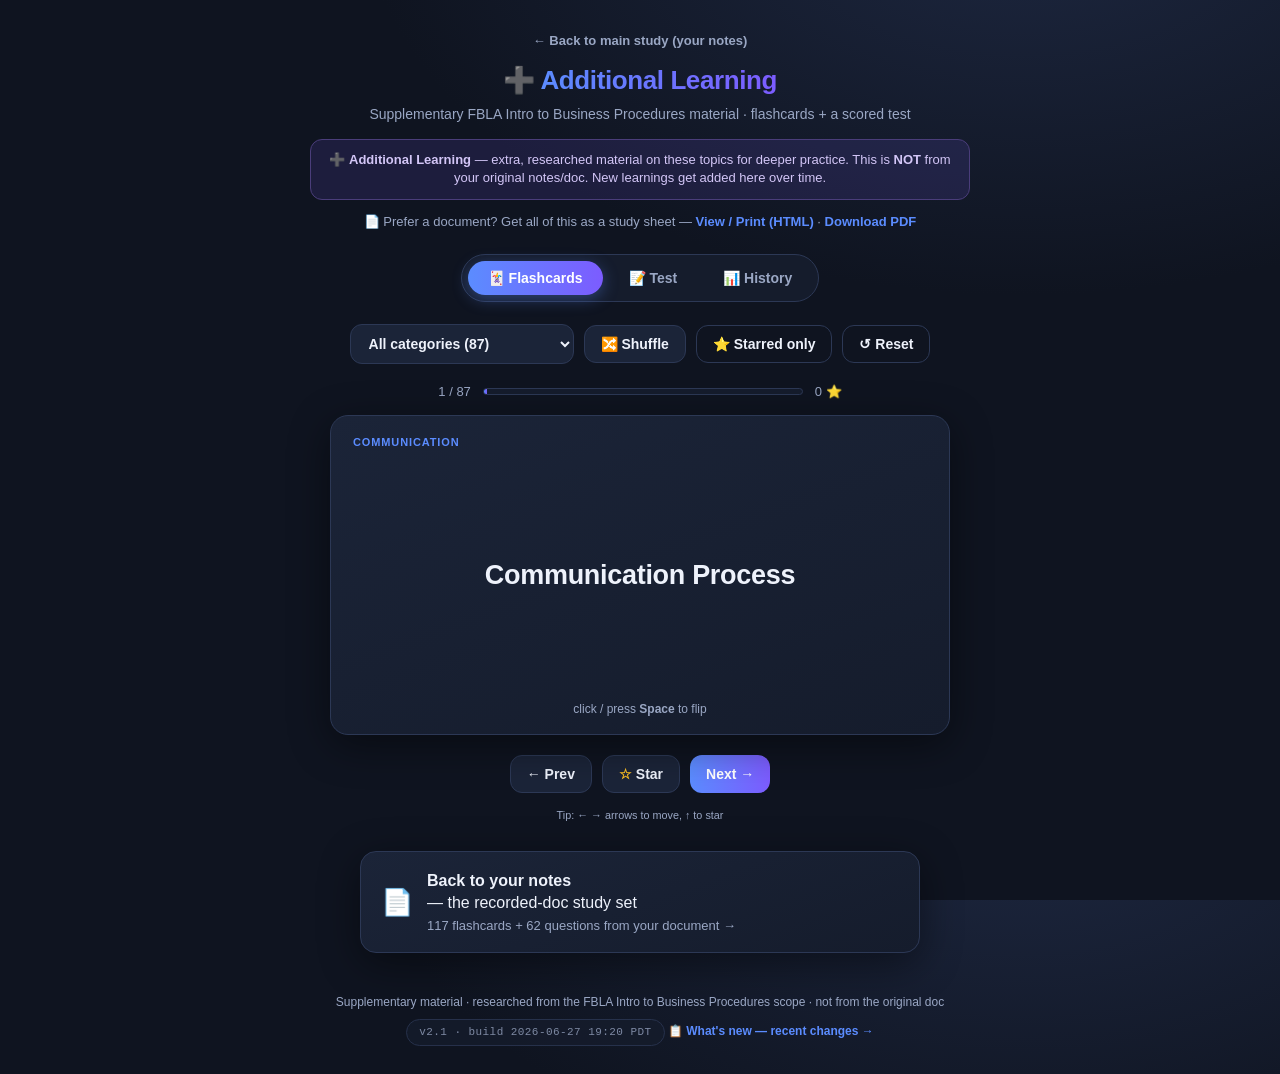
<file: additional.html>
<!DOCTYPE html>
<html lang="en">
<head>
<meta charset="UTF-8">
<meta name="viewport" content="width=device-width, initial-scale=1.0">
<meta name="robots" content="noindex, nofollow, noarchive, nosnippet, noimageindex">
<meta name="googlebot" content="noindex, nofollow">
<title>Additional Learning — Intro to Business Procedures</title>
<link rel="stylesheet" href="styles.css">
</head>
<body>
<div class="wrap">
  <header class="top">
    <a class="back-link" href="index.html">← Back to main study (your notes)</a>
    <h1>➕ <span class="em">Additional Learning</span></h1>
    <p>Supplementary FBLA Intro to Business Procedures material · flashcards + a scored test</p>
  </header>

  <div class="extra-banner">
    ➕ <b>Additional Learning</b> — extra, researched material on these topics for deeper practice.
    This is <b>NOT</b> from your original notes/doc. New learnings get added here over time.
  </div>

  <div class="sheet-links">
    📄 Prefer a document? Get all of this as a study sheet —
    <a href="Additional-Learning-Study-Sheet.html" target="_blank" rel="noopener">View / Print (HTML)</a>
    ·
    <a href="Additional-Learning-Study-Sheet.pdf" target="_blank" rel="noopener">Download PDF</a>
  </div>

  <div class="tabs">
    <button class="tab active" data-view="cards">🃏 Flashcards</button>
    <button class="tab" data-view="test">📝 Test</button>
    <button class="tab" data-view="history">📊 History</button>
  </div>

  <!-- FLASHCARDS -->
  <section class="view active" id="view-cards">
    <div class="controls">
      <select id="catFilter"></select>
      <button class="btn" id="shuffleBtn">🔀 Shuffle</button>
      <button class="btn ghost" id="starredBtn">⭐ Starred only</button>
      <button class="btn ghost" id="resetCards">↺ Reset</button>
    </div>
    <div class="progress">
      <span id="cardCount">1 / 1</span>
      <div class="bar"><i id="cardBar"></i></div>
      <span id="starCount">0 ⭐</span>
    </div>

    <div class="flashcard">
      <div class="fc-inner" id="fcInner">
        <div class="face front">
          <span class="cat" id="fcCat"></span>
          <div class="term" id="fcTerm"></div>
          <span class="hint">click / press <b>Space</b> to flip</span>
        </div>
        <div class="face back">
          <span class="cat">Definition</span>
          <div class="term" id="fcTermBack"></div>
          <div class="def" id="fcDef"></div>
          <span class="hint">click to flip back</span>
        </div>
      </div>
    </div>

    <div class="fc-actions">
      <button class="btn" id="prevCard">← Prev</button>
      <button class="btn" id="starCard"><span class="star">☆</span> Star</button>
      <button class="btn primary" id="nextCard">Next →</button>
    </div>
    <div class="progress" style="margin-top:14px"><small style="color:var(--muted)">Tip: ← → arrows to move, ↑ to star</small></div>
  </section>

  <!-- TEST -->
  <section class="view" id="view-test">
    <div id="quizRun">
      <div class="controls">
        <select id="qCatSel"></select>
        <select id="qCountSel"></select>
        <button class="btn primary" id="startBtn">Start test</button>
      </div>
      <div id="quizArea" style="display:none">
        <div class="q-meta">
          <span id="qProgress">Question 1 of 30</span>
          <span id="qTimer">⏱ 00:00</span>
          <span id="qAnswered">0 answered</span>
        </div>
        <div class="bar" style="max-width:none;margin-bottom:16px"><i id="qBar"></i></div>
        <div class="qcard">
          <div class="qnum" id="qNum">Q1</div>
          <div class="qtext" id="qText"></div>
          <div class="opts" id="qOpts"></div>
        </div>
        <div class="nav">
          <button class="btn" id="qPrev">← Back</button>
          <button class="btn primary" id="qNext">Next →</button>
        </div>
        <div class="dots" id="qDots"></div>
      </div>
    </div>
    <div id="quizResults" style="display:none"></div>
  </section>

  <!-- HISTORY -->
  <section class="view" id="view-history">
    <div class="controls" style="margin-bottom:6px">
      <span style="color:var(--muted);font-size:13px">Your last 3 Additional-Learning test results are saved on this device.</span>
      <button class="btn ghost" id="clearHist">🗑 Clear history</button>
    </div>
    <div id="histList"></div>
    <div id="histReview" style="display:none"></div>
  </section>

  <a class="next-page-link" href="index.html">
    <span class="npl-icon">📄</span>
    <span class="npl-text">
      <b>Back to your notes</b> — the recorded-doc study set
      <small>117 flashcards + 62 questions from your document →</small>
    </span>
  </a>

  <footer>
    Supplementary material · researched from the FBLA Intro to Business Procedures scope · not from the original doc
    <div class="version">v2.1 · build 2026-06-27 19:20 PDT</div>
    <a class="changelog-link" href="changelog.html">📋 What's new — recent changes →</a>
  </footer>
</div>

<!-- Data for THIS page (Additional Learning), then the shared engine -->
<script src="data-extra.js"></script>
<script>var STUDY_HISTORY_KEY='fbla_hist_extra_v1';</script>
<script src="app.js"></script>
</body>
</html>
</file>
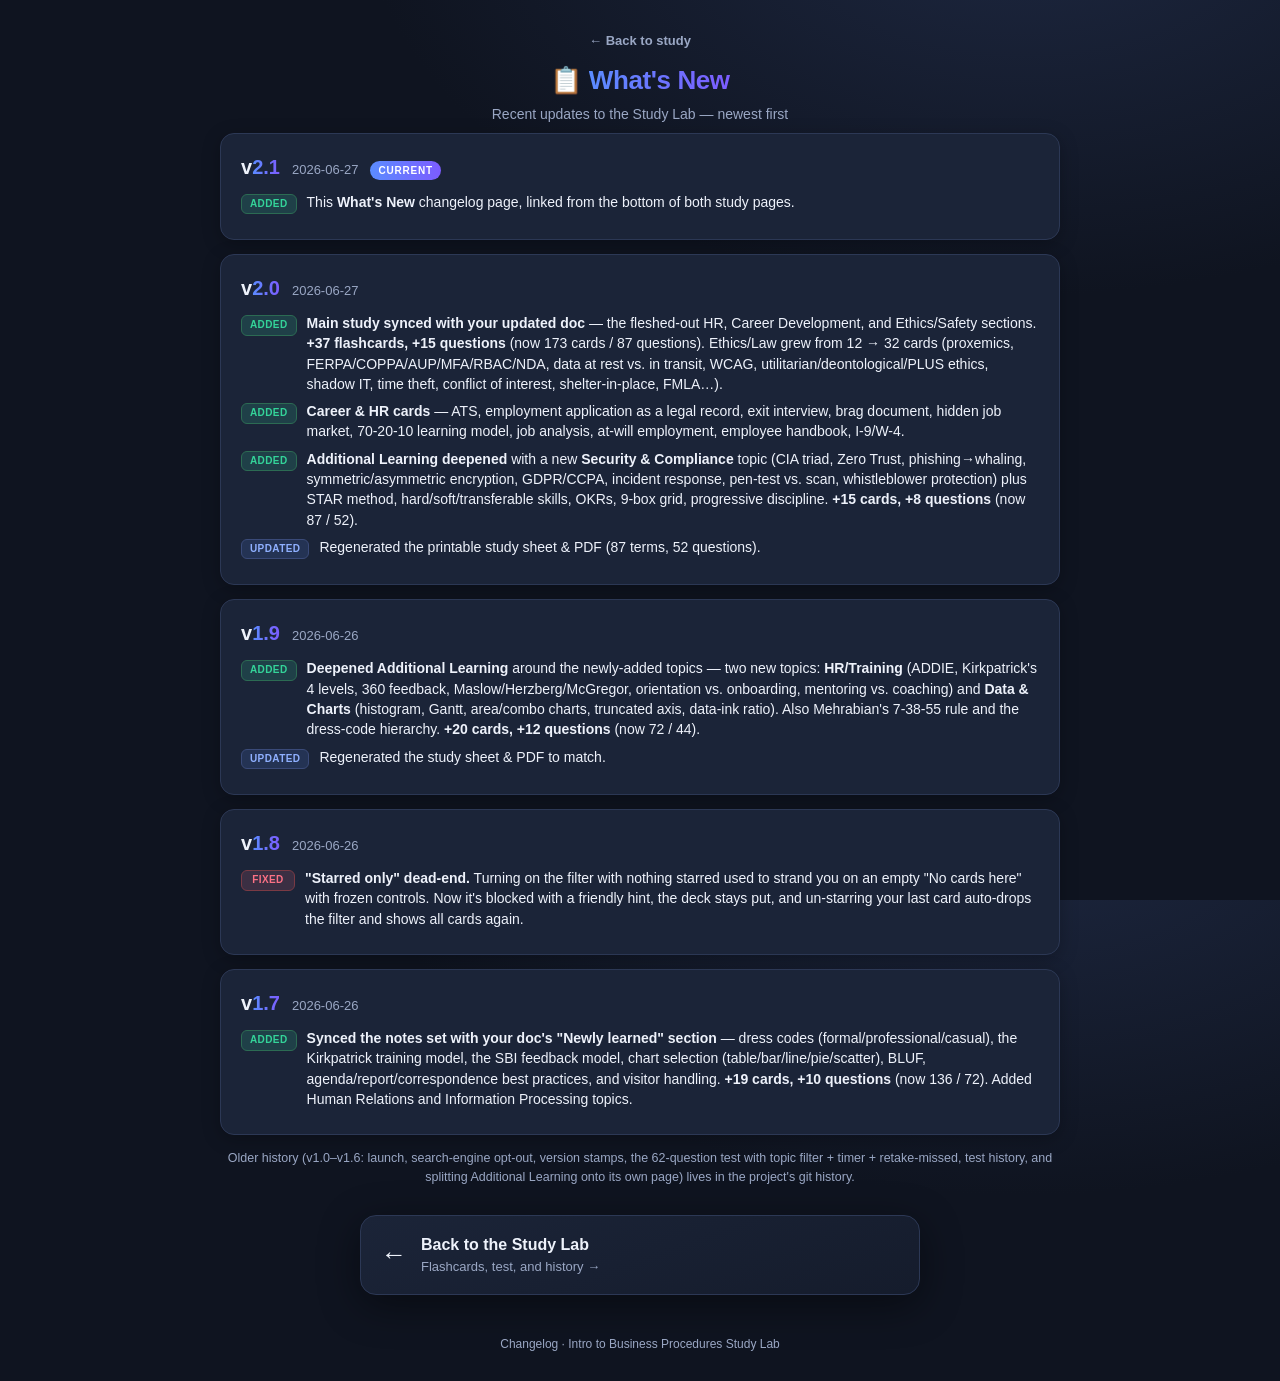
<file: changelog.html>
<!DOCTYPE html>
<html lang="en">
<head>
<meta charset="UTF-8">
<meta name="viewport" content="width=device-width, initial-scale=1.0">
<meta name="robots" content="noindex, nofollow, noarchive, nosnippet, noimageindex">
<meta name="googlebot" content="noindex, nofollow">
<title>What's New — Intro to Business Procedures Study Lab</title>
<link rel="stylesheet" href="styles.css">
</head>
<body>
<div class="wrap">
  <header class="top">
    <a class="back-link" href="index.html">← Back to study</a>
    <h1>📋 <span class="em">What's New</span></h1>
    <p>Recent updates to the Study Lab — newest first</p>
  </header>

  <div class="cl-entry">
    <div class="cl-head">
      <span class="cl-ver">v<span class="em">2.1</span></span>
      <span class="cl-date">2026-06-27</span>
      <span class="cl-current">Current</span>
    </div>
    <ul class="cl-list">
      <li><span class="cl-tag added">Added</span><span>This <b>What's New</b> changelog page, linked from the bottom of both study pages.</span></li>
    </ul>
  </div>

  <div class="cl-entry">
    <div class="cl-head">
      <span class="cl-ver">v<span class="em">2.0</span></span>
      <span class="cl-date">2026-06-27</span>
    </div>
    <ul class="cl-list">
      <li><span class="cl-tag added">Added</span><span><b>Main study synced with your updated doc</b> — the fleshed-out HR, Career Development, and Ethics/Safety sections. <b>+37 flashcards, +15 questions</b> (now 173 cards / 87 questions). Ethics/Law grew from 12 → 32 cards (proxemics, FERPA/COPPA/AUP/MFA/RBAC/NDA, data at rest vs. in transit, WCAG, utilitarian/deontological/PLUS ethics, shadow IT, time theft, conflict of interest, shelter-in-place, FMLA…).</span></li>
      <li><span class="cl-tag added">Added</span><span><b>Career &amp; HR cards</b> — ATS, employment application as a legal record, exit interview, brag document, hidden job market, 70-20-10 learning model, job analysis, at-will employment, employee handbook, I-9/W-4.</span></li>
      <li><span class="cl-tag added">Added</span><span><b>Additional Learning deepened</b> with a new <b>Security &amp; Compliance</b> topic (CIA triad, Zero Trust, phishing→whaling, symmetric/asymmetric encryption, GDPR/CCPA, incident response, pen-test vs. scan, whistleblower protection) plus STAR method, hard/soft/transferable skills, OKRs, 9-box grid, progressive discipline. <b>+15 cards, +8 questions</b> (now 87 / 52).</span></li>
      <li><span class="cl-tag changed">Updated</span><span>Regenerated the printable study sheet &amp; PDF (87 terms, 52 questions).</span></li>
    </ul>
  </div>

  <div class="cl-entry">
    <div class="cl-head">
      <span class="cl-ver">v<span class="em">1.9</span></span>
      <span class="cl-date">2026-06-26</span>
    </div>
    <ul class="cl-list">
      <li><span class="cl-tag added">Added</span><span><b>Deepened Additional Learning</b> around the newly-added topics — two new topics: <b>HR/Training</b> (ADDIE, Kirkpatrick's 4 levels, 360 feedback, Maslow/Herzberg/McGregor, orientation vs. onboarding, mentoring vs. coaching) and <b>Data &amp; Charts</b> (histogram, Gantt, area/combo charts, truncated axis, data-ink ratio). Also Mehrabian's 7-38-55 rule and the dress-code hierarchy. <b>+20 cards, +12 questions</b> (now 72 / 44).</span></li>
      <li><span class="cl-tag changed">Updated</span><span>Regenerated the study sheet &amp; PDF to match.</span></li>
    </ul>
  </div>

  <div class="cl-entry">
    <div class="cl-head">
      <span class="cl-ver">v<span class="em">1.8</span></span>
      <span class="cl-date">2026-06-26</span>
    </div>
    <ul class="cl-list">
      <li><span class="cl-tag fixed">Fixed</span><span><b>"Starred only" dead-end.</b> Turning on the filter with nothing starred used to strand you on an empty "No cards here" with frozen controls. Now it's blocked with a friendly hint, the deck stays put, and un-starring your last card auto-drops the filter and shows all cards again.</span></li>
    </ul>
  </div>

  <div class="cl-entry">
    <div class="cl-head">
      <span class="cl-ver">v<span class="em">1.7</span></span>
      <span class="cl-date">2026-06-26</span>
    </div>
    <ul class="cl-list">
      <li><span class="cl-tag added">Added</span><span><b>Synced the notes set with your doc's "Newly learned" section</b> — dress codes (formal/professional/casual), the Kirkpatrick training model, the SBI feedback model, chart selection (table/bar/line/pie/scatter), BLUF, agenda/report/correspondence best practices, and visitor handling. <b>+19 cards, +10 questions</b> (now 136 / 72). Added Human Relations and Information Processing topics.</span></li>
    </ul>
  </div>

  <p style="color:var(--muted);font-size:12.5px;text-align:center;margin-top:8px">
    Older history (v1.0–v1.6: launch, search-engine opt-out, version stamps, the 62-question test with
    topic filter + timer + retake-missed, test history, and splitting Additional Learning onto its own page)
    lives in the project's git history.
  </p>

  <a class="next-page-link" href="index.html">
    <span class="npl-icon">←</span>
    <span class="npl-text"><b>Back to the Study Lab</b><small>Flashcards, test, and history →</small></span>
  </a>

  <footer>
    Changelog · Intro to Business Procedures Study Lab
  </footer>
</div>
</body>
</html>
</file>
<file: styles.css>
:root{
    --bg:#0f1420; --bg2:#151c2c; --card:#1b2438; --card2:#222d45;
    --ink:#eef2fb; --muted:#9aa7c4; --line:#2c3855;
    --accent:#5b8cff; --accent2:#7c5cff;
    --good:#34d399; --bad:#fb7185; --warn:#fbbf24;
    --shadow:0 10px 40px rgba(0,0,0,.45);
    --radius:18px;
  }
  *{box-sizing:border-box;margin:0;padding:0}
  html,body{height:100%}
  body{
    font-family:-apple-system,BlinkMacSystemFont,"Segoe UI",Roboto,Helvetica,Arial,sans-serif;
    background:radial-gradient(1200px 700px at 80% -10%,#1d2740 0,var(--bg) 55%),var(--bg);
    color:var(--ink); -webkit-font-smoothing:antialiased; line-height:1.5;
    min-height:100%; padding-bottom:60px;
  }
  .wrap{max-width:880px;margin:0 auto;padding:28px 20px}
  header.top{text-align:center;margin-bottom:8px}
  header.top h1{font-size:26px;font-weight:800;letter-spacing:-.4px}
  header.top h1 .em{background:linear-gradient(90deg,var(--accent),var(--accent2));-webkit-background-clip:text;background-clip:text;-webkit-text-fill-color:transparent}
  header.top p{color:var(--muted);font-size:14px;margin-top:4px}

  /* Tabs */
  .tabs{display:flex;gap:6px;justify-content:center;margin:22px 0;background:var(--bg2);
        border:1px solid var(--line);padding:6px;border-radius:999px;width:max-content;margin-left:auto;margin-right:auto}
  .tab{border:0;background:transparent;color:var(--muted);font-weight:600;font-size:14px;
       padding:9px 20px;border-radius:999px;cursor:pointer;transition:.2s}
  .tab.active{background:linear-gradient(90deg,var(--accent),var(--accent2));color:#fff;box-shadow:0 4px 16px rgba(91,140,255,.35)}
  .tab:hover:not(.active){color:var(--ink)}

  .source-bar{display:flex;gap:10px;align-items:center;justify-content:center;margin-top:18px;flex-wrap:wrap}
  .source-bar label{color:var(--muted);font-size:13px;font-weight:600}
  .extra-banner{max-width:660px;margin:14px auto 0;background:rgba(124,92,255,.13);border:1px solid #4a3d7a;
    color:#d3c6f7;padding:11px 16px;border-radius:12px;font-size:13px;text-align:center;line-height:1.45}

  .hist-card{background:var(--card);border:1px solid var(--line);border-radius:14px;padding:16px 18px;margin-bottom:12px;
    box-shadow:0 4px 18px rgba(0,0,0,.25)}
  .hist-top{display:flex;align-items:baseline;gap:12px;flex-wrap:wrap}
  .hist-pct{font-size:26px;font-weight:800}
  .hist-meta{color:var(--muted);font-size:13px}
  .hist-badge{font-size:11px;font-weight:700;padding:2px 9px;border-radius:999px;border:1px solid var(--line);background:var(--bg2);color:var(--muted)}
  .hist-badge.extra{background:rgba(124,92,255,.16);border-color:#4a3d7a;color:#d3c6f7}
  .hist-sub{color:var(--muted);font-size:12px;margin:5px 0 12px;font-variant-numeric:tabular-nums}

  .view{display:none;animation:fade .3s ease}
  .view.active{display:block}
  @keyframes fade{from{opacity:0;transform:translateY(8px)}to{opacity:1;transform:none}}

  /* Controls row */
  .controls{display:flex;flex-wrap:wrap;gap:10px;align-items:center;justify-content:center;margin-bottom:18px}
  select,.btn{font-family:inherit;font-size:14px;font-weight:600;border-radius:12px;cursor:pointer;border:1px solid var(--line)}
  select{background:var(--card);color:var(--ink);padding:10px 14px}
  .btn{background:var(--card);color:var(--ink);padding:10px 16px;transition:.15s}
  .btn:hover{background:var(--card2);transform:translateY(-1px)}
  .btn.primary{background:linear-gradient(90deg,var(--accent),var(--accent2));border:0;color:#fff}
  .btn.primary:hover{filter:brightness(1.08)}
  .btn.ghost{background:transparent}
  .btn:disabled{opacity:.4;cursor:not-allowed;transform:none}

  /* Flashcards */
  .progress{display:flex;align-items:center;gap:12px;justify-content:center;color:var(--muted);font-size:13px;margin-bottom:14px}
  .bar{flex:1;max-width:320px;height:7px;background:var(--bg2);border-radius:999px;overflow:hidden;border:1px solid var(--line)}
  .bar > i{display:block;height:100%;background:linear-gradient(90deg,var(--accent),var(--accent2));width:0;transition:width .3s}

  .flashcard{perspective:1600px;margin:0 auto;max-width:620px}
  .fc-inner{position:relative;width:100%;min-height:320px;transition:transform .55s cubic-bezier(.4,.2,.2,1);transform-style:preserve-3d;cursor:pointer}
  .fc-inner.flipped{transform:rotateY(180deg)}
  .face{position:absolute;inset:0;backface-visibility:hidden;-webkit-backface-visibility:hidden;
        border-radius:var(--radius);padding:34px;display:flex;flex-direction:column;justify-content:center;
        border:1px solid var(--line);box-shadow:var(--shadow)}
  .face .cat{position:absolute;top:18px;left:22px;font-size:11px;font-weight:700;letter-spacing:.08em;text-transform:uppercase;color:var(--accent)}
  .face .hint{position:absolute;bottom:16px;left:0;right:0;text-align:center;font-size:12px;color:var(--muted)}
  .front{background:linear-gradient(160deg,var(--card),var(--bg2))}
  .front .term{font-size:27px;font-weight:800;text-align:center;letter-spacing:-.3px}
  .back{background:linear-gradient(160deg,#1a2742,#161d2e);transform:rotateY(180deg)}
  .back .term{font-size:17px;font-weight:800;color:var(--accent);margin-bottom:10px;text-align:center}
  .back .def{font-size:16px;color:var(--ink);text-align:center}

  .fc-actions{display:flex;gap:10px;justify-content:center;margin-top:20px}
  .pill{display:inline-flex;align-items:center;gap:6px}
  .star{color:var(--warn)}

  /* Test */
  .q-meta{display:flex;justify-content:space-between;align-items:center;color:var(--muted);font-size:13px;margin-bottom:8px}
  #qTimer{font-variant-numeric:tabular-nums;font-weight:700;color:var(--ink)}
  .timestat{margin-top:10px;font-size:13px;color:var(--muted);font-variant-numeric:tabular-nums;
    display:inline-block;padding:4px 12px;border:1px solid var(--line);border-radius:999px;background:var(--bg2)}
  .qcard{background:var(--card);border:1px solid var(--line);border-radius:var(--radius);padding:24px;box-shadow:var(--shadow)}
  .qnum{font-size:12px;font-weight:700;letter-spacing:.08em;text-transform:uppercase;color:var(--accent)}
  .qtext{font-size:18px;font-weight:700;margin:8px 0 18px;line-height:1.45}
  .opts{display:flex;flex-direction:column;gap:10px}
  .opt{display:flex;gap:12px;align-items:flex-start;text-align:left;width:100%;background:var(--bg2);
       border:1.5px solid var(--line);border-radius:12px;padding:14px 16px;color:var(--ink);cursor:pointer;
       font-size:15px;font-weight:500;transition:.15s;font-family:inherit}
  .opt:hover{border-color:var(--accent);background:var(--card2)}
  .opt .key{flex:none;width:24px;height:24px;border-radius:7px;background:var(--card);border:1px solid var(--line);
            display:grid;place-items:center;font-size:13px;font-weight:800;color:var(--muted)}
  .opt.selected{border-color:var(--accent);background:rgba(91,140,255,.12)}
  .opt.selected .key{background:var(--accent);color:#fff;border-color:var(--accent)}
  .opt.correct{border-color:var(--good);background:rgba(52,211,153,.13)}
  .opt.correct .key{background:var(--good);color:#06281c;border-color:var(--good)}
  .opt.wrong{border-color:var(--bad);background:rgba(251,113,133,.13)}
  .opt.wrong .key{background:var(--bad);color:#3a0c14;border-color:var(--bad)}
  .opt.locked{cursor:default}
  .nav{display:flex;justify-content:space-between;gap:10px;margin-top:18px}

  .dots{display:flex;flex-wrap:wrap;gap:6px;justify-content:center;margin-top:18px}
  .dot{width:13px;height:13px;border-radius:50%;background:var(--line);border:0;cursor:pointer;transition:.15s}
  .dot.answered{background:var(--accent)}
  .dot.current{outline:2px solid var(--ink);outline-offset:2px}

  /* Results */
  .score-hero{text-align:center;padding:30px 20px;background:linear-gradient(160deg,var(--card),var(--bg2));
              border:1px solid var(--line);border-radius:var(--radius);box-shadow:var(--shadow);margin-bottom:20px}
  .ring{--p:0;width:150px;height:150px;border-radius:50%;margin:0 auto 14px;display:grid;place-items:center;
        background:conic-gradient(var(--accent) calc(var(--p)*1%),var(--bg2) 0)}
  .ring > div{width:120px;height:120px;border-radius:50%;background:var(--card);display:grid;place-items:center;flex-direction:column}
  .ring .pct{font-size:34px;font-weight:800}
  .ring .frac{font-size:13px;color:var(--muted)}
  .grade{font-size:20px;font-weight:800;margin-top:4px}
  .score-hero p.msg{color:var(--muted);margin-top:6px}
  .score-actions{display:flex;gap:10px;justify-content:center;margin-top:18px;flex-wrap:wrap}

  .review-h{font-size:15px;font-weight:800;margin:24px 0 12px;color:var(--muted);text-transform:uppercase;letter-spacing:.06em}
  .rev{background:var(--card);border:1px solid var(--line);border-left-width:4px;border-radius:12px;padding:16px 18px;margin-bottom:12px}
  .rev.miss{border-left-color:var(--bad)}
  .rev.hit{border-left-color:var(--good)}
  .rev .rq{font-weight:700;margin-bottom:10px}
  .rev .line{font-size:14px;margin:3px 0;display:flex;gap:8px}
  .rev .tag{font-weight:700}
  .rev .tag.you{color:var(--bad)}
  .rev .tag.ans{color:var(--good)}
  .rev .why{font-size:13px;color:var(--muted);margin-top:8px;padding-top:8px;border-top:1px dashed var(--line)}

  .empty{text-align:center;color:var(--muted);padding:40px}
  footer{text-align:center;color:var(--muted);font-size:12px;margin-top:40px}
  footer .version{margin-top:8px;font-family:ui-monospace,SFMono-Regular,Menlo,Consolas,monospace;
    font-size:11px;letter-spacing:.04em;color:var(--muted);opacity:.8;
    display:inline-block;padding:4px 12px;border:1px solid var(--line);border-radius:999px;background:var(--bg2)}
  @media(max-width:560px){
    .face{padding:26px}.front .term{font-size:23px}.qtext{font-size:16px}
    header.top h1{font-size:21px}
  }

  /* cross-page link card (bottom of each page) */
  .next-page-link{display:flex;align-items:center;gap:14px;margin:28px auto 0;max-width:560px;
    text-decoration:none;background:linear-gradient(160deg,var(--card),var(--bg2));
    border:1px solid var(--line);border-radius:16px;padding:18px 20px;box-shadow:var(--shadow);
    transition:.18s;color:var(--ink)}
  .next-page-link:hover{transform:translateY(-2px);border-color:var(--accent)}
  .next-page-link .npl-icon{font-size:26px;flex:none}
  .next-page-link .npl-text{display:flex;flex-direction:column;line-height:1.35}
  .next-page-link .npl-text b{font-size:16px;font-weight:800}
  .next-page-link .npl-text small{color:var(--muted);font-size:13px;margin-top:3px}

  /* back link in header */
  .back-link{display:inline-block;color:var(--muted);text-decoration:none;font-size:13px;font-weight:600;
    margin-bottom:10px;transition:.15s}
  .back-link:hover{color:var(--accent)}

  /* link to the printable study-sheet doc */
  .sheet-links{max-width:660px;margin:12px auto 0;text-align:center;font-size:13px;color:var(--muted)}
  .sheet-links a{color:var(--accent);font-weight:700;text-decoration:none}
  .sheet-links a:hover{text-decoration:underline}

  /* transient hint toast (e.g., starred-only with nothing starred) */
  #toast{position:fixed;left:50%;bottom:30px;transform:translateX(-50%) translateY(12px);
    background:var(--card2);color:var(--ink);border:1px solid var(--line);box-shadow:var(--shadow);
    padding:12px 18px;border-radius:12px;font-size:14px;font-weight:600;max-width:90%;text-align:center;
    opacity:0;pointer-events:none;transition:opacity .25s,transform .25s;z-index:60}
  #toast.show{opacity:1;transform:translateX(-50%) translateY(0)}

  /* changelog page + "what's new" footer link */
  .changelog-link{display:inline-block;margin-top:8px;color:var(--accent);text-decoration:none;
    font-size:12px;font-weight:700}
  .changelog-link:hover{text-decoration:underline}
  .cl-entry{background:var(--card);border:1px solid var(--line);border-radius:14px;
    padding:18px 20px;margin-bottom:14px;box-shadow:0 4px 18px rgba(0,0,0,.25)}
  .cl-head{display:flex;align-items:baseline;gap:12px;flex-wrap:wrap;margin-bottom:10px}
  .cl-ver{font-size:20px;font-weight:800}
  .cl-ver .em{background:linear-gradient(90deg,var(--accent),var(--accent2));-webkit-background-clip:text;background-clip:text;-webkit-text-fill-color:transparent}
  .cl-date{color:var(--muted);font-size:13px;font-variant-numeric:tabular-nums}
  .cl-current{font-size:10px;font-weight:800;letter-spacing:.08em;text-transform:uppercase;
    color:#fff;background:linear-gradient(90deg,var(--accent),var(--accent2));padding:2px 8px;border-radius:999px}
  .cl-list{list-style:none;margin:0;padding:0}
  .cl-list li{display:flex;gap:10px;align-items:flex-start;font-size:14px;margin:7px 0;line-height:1.45}
  .cl-tag{flex:none;font-size:10px;font-weight:800;letter-spacing:.04em;text-transform:uppercase;
    padding:2px 8px;border-radius:6px;margin-top:2px;min-width:54px;text-align:center}
  .cl-tag.added{background:rgba(52,211,153,.16);color:#34d399;border:1px solid #2c6b53}
  .cl-tag.fixed{background:rgba(251,113,133,.14);color:#fb7185;border:1px solid #7a3a44}
  .cl-tag.changed{background:rgba(91,140,255,.14);color:#8fb0ff;border:1px solid #3a4a78}
</file>
